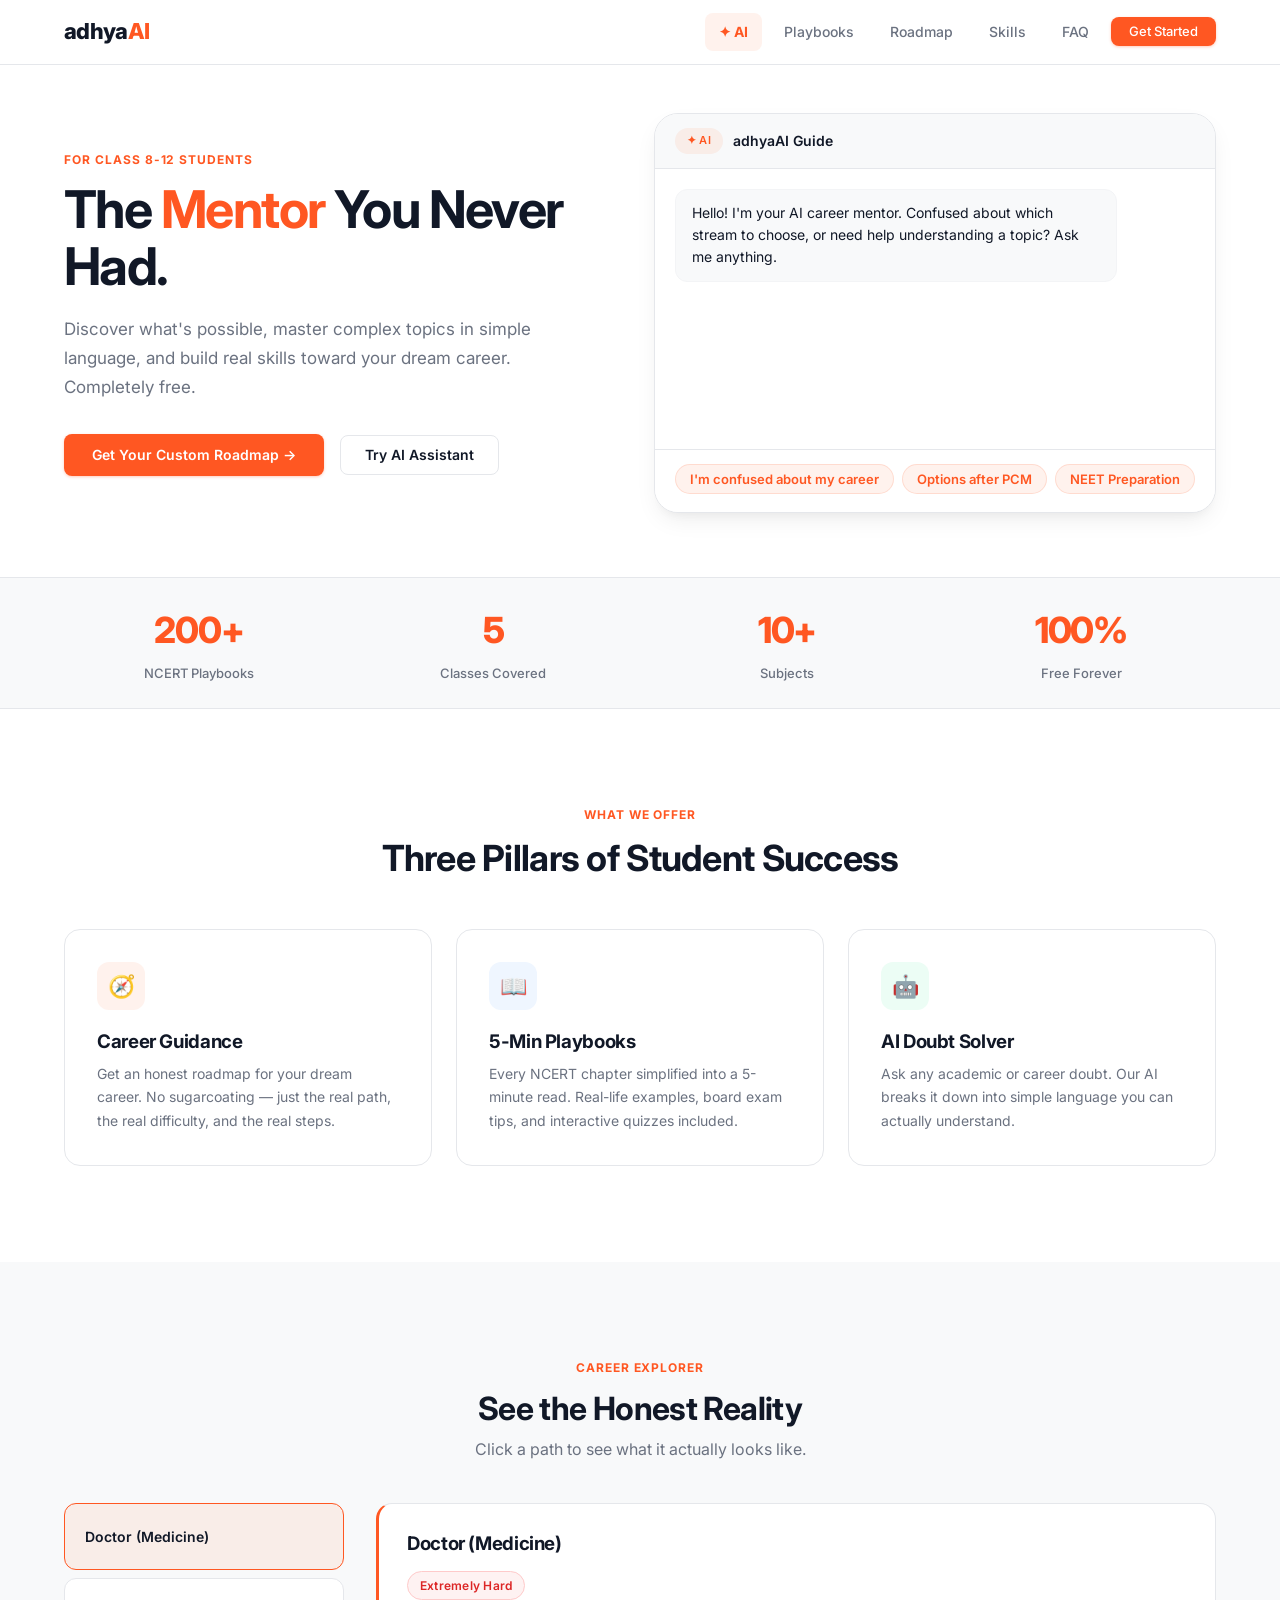
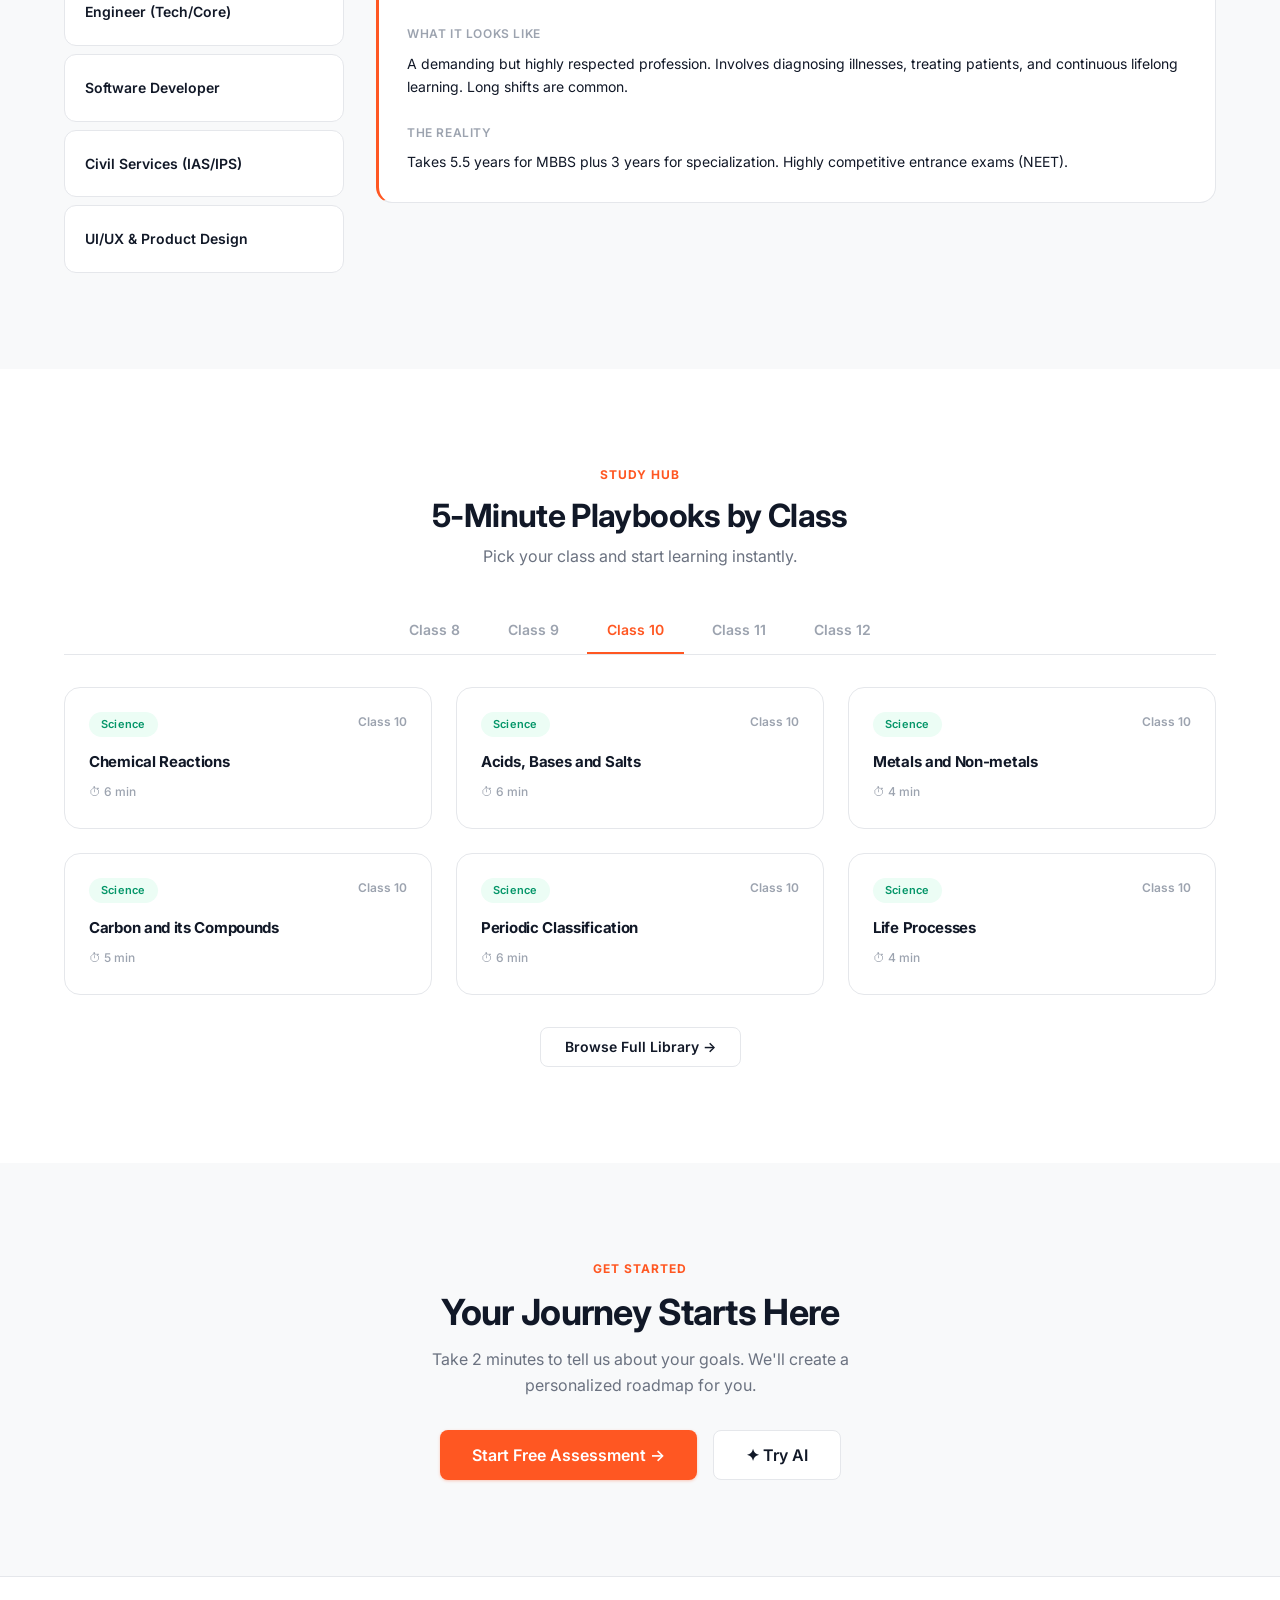
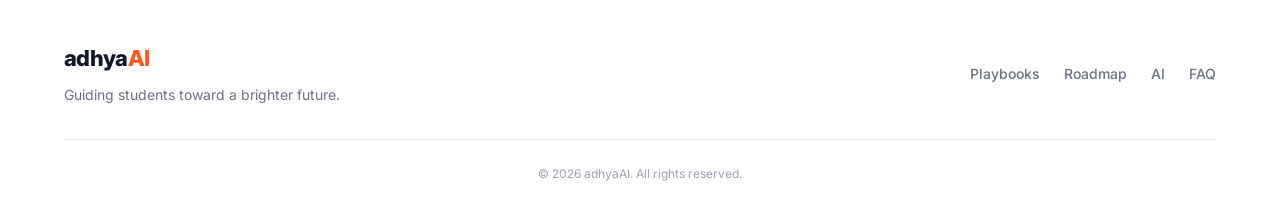
<file: index.html>
<!DOCTYPE html>
<html lang="en">
<head>
  <meta charset="UTF-8">
  <meta name="viewport" content="width=device-width, initial-scale=1.0">
  <title>adhyaAI - The Mentor You Never Had</title>
  <link rel="stylesheet" href="style.css">
  <style>
    .hero-stat {
      text-align: center;
      padding: 24px;
    }
    .hero-stat .number {
      font-size: 36px;
      font-weight: 800;
      color: var(--accent);
      letter-spacing: -0.03em;
    }
    .hero-stat .label {
      font-size: 13px;
      color: var(--text-secondary);
      font-weight: 500;
      margin-top: 4px;
    }
    .feature-card {
      padding: 32px;
      border-radius: var(--radius-lg);
      border: 1px solid var(--border);
      background: var(--bg-primary);
      transition: all 0.25s;
    }
    .feature-card:hover {
      box-shadow: var(--shadow-lg);
      transform: translateY(-3px);
    }
    .feature-icon {
      width: 48px;
      height: 48px;
      border-radius: var(--radius-md);
      display: flex;
      align-items: center;
      justify-content: center;
      font-size: 22px;
      margin-bottom: 20px;
    }
    .career-explorer-card {
      padding: 20px;
      border-radius: var(--radius-md);
      border: 1px solid var(--border);
      background: var(--bg-primary);
      cursor: pointer;
      transition: all 0.2s;
    }
    .career-explorer-card:hover {
      box-shadow: var(--shadow-md);
    }
    .career-explorer-card.active {
      border-color: var(--accent);
      background: var(--accent-soft);
    }
    .study-tab {
      padding: 10px 20px;
      font-weight: 600;
      font-size: 14px;
      color: var(--text-tertiary);
      cursor: pointer;
      border-bottom: 2px solid transparent;
      transition: all 0.2s;
    }
    .study-tab:hover { color: var(--text-secondary); }
    .study-tab.active {
      color: var(--accent);
      border-bottom-color: var(--accent);
    }
    .section-label {
      font-size: 12px;
      font-weight: 700;
      text-transform: uppercase;
      letter-spacing: 0.08em;
      color: var(--accent);
      margin-bottom: 12px;
    }
  </style>
</head>
<body>

  <main>
    <!-- Hero Section -->
    <section class="section" style="padding-top: 48px; padding-bottom: 64px;">
      <div class="container">
        <div class="grid" style="grid-template-columns: 1fr 1fr; gap: 64px; align-items: center;">
          
          <div class="stagger-container">
            <div class="section-label">For Class 8-12 Students</div>
            <h1 style="font-size: 52px; margin-bottom: 20px; letter-spacing: -0.03em; line-height: 1.1;">
              The <span class="text-accent">Mentor</span> You Never Had.
            </h1>
            <p class="text-secondary mb-4" style="font-size: 17px; max-width: 90%; line-height: 1.7;">
              Discover what's possible, master complex topics in simple language, and build real skills toward your dream career. Completely free.
            </p>
            
            <div class="flex items-center gap-2 mt-4">
              <a href="onboarding.html" class="btn btn-primary glow-effect" style="padding: 14px 28px;">Get Your Custom Roadmap →</a>
              <a href="adhyai.html" class="btn btn-secondary">Try AI Assistant</a>
            </div>
          </div>

          <div class="fade-in-up" style="animation-delay: 0.2s;">
            <div class="ai-chat-block floating" style="border-radius: var(--radius-xl);">
              <div class="ai-header">
                <span class="tag tag-accent" style="font-size: 11px;">✦ AI</span>
                adhyaAI Guide
              </div>
              
              <div class="ai-messages" id="hero-chat-messages">
                <div class="ai-message bot">
                  Hello! I'm your AI career mentor. Confused about which stream to choose, or need help understanding a topic? Ask me anything.
                </div>
              </div>

              <div class="ai-input-area">
                <div class="ai-prompts-scroll">
                  <button class="ai-prompt-btn" onclick="sendHeroPrompt('I am confused about my career path')">I'm confused about my career</button>
                  <button class="ai-prompt-btn" onclick="sendHeroPrompt('What are the best options after PCM?')">Options after PCM</button>
                  <button class="ai-prompt-btn" onclick="sendHeroPrompt('How to prepare for NEET?')">NEET Preparation</button>
                </div>
              </div>
            </div>
          </div>

        </div>
      </div>
    </section>

    <!-- Stats Bar -->
    <section style="border-top: 1px solid var(--border); border-bottom: 1px solid var(--border); background: var(--bg-secondary);">
      <div class="container">
        <div class="grid grid-4">
          <div class="hero-stat"><div class="number">200+</div><div class="label">NCERT Playbooks</div></div>
          <div class="hero-stat"><div class="number">5</div><div class="label">Classes Covered</div></div>
          <div class="hero-stat"><div class="number">10+</div><div class="label">Subjects</div></div>
          <div class="hero-stat"><div class="number">100%</div><div class="label">Free Forever</div></div>
        </div>
      </div>
    </section>

    <!-- Core Features -->
    <section class="section">
      <div class="container">
        <div class="text-center mb-6">
          <div class="section-label" style="text-align: center;">What We Offer</div>
          <h2 style="font-size: 36px;">Three Pillars of Student Success</h2>
        </div>

        <div class="grid grid-3">
          <div class="feature-card">
            <div class="feature-icon" style="background: var(--accent-soft);">🧭</div>
            <h3 style="margin-bottom: 8px;">Career Guidance</h3>
            <p class="text-secondary text-sm" style="line-height: 1.7;">Get an honest roadmap for your dream career. No sugarcoating — just the real path, the real difficulty, and the real steps.</p>
          </div>
          <div class="feature-card">
            <div class="feature-icon" style="background: #eff6ff;">📖</div>
            <h3 style="margin-bottom: 8px;">5-Min Playbooks</h3>
            <p class="text-secondary text-sm" style="line-height: 1.7;">Every NCERT chapter simplified into a 5-minute read. Real-life examples, board exam tips, and interactive quizzes included.</p>
          </div>
          <div class="feature-card">
            <div class="feature-icon" style="background: #ecfdf5;">🤖</div>
            <h3 style="margin-bottom: 8px;">AI Doubt Solver</h3>
            <p class="text-secondary text-sm" style="line-height: 1.7;">Ask any academic or career doubt. Our AI breaks it down into simple language you can actually understand.</p>
          </div>
        </div>
      </div>
    </section>

    <!-- Career Roadmap Section -->
    <section class="section" style="background: var(--bg-secondary);">
      <div class="container fade-in-up">
        <div class="text-center mb-5">
          <div class="section-label" style="text-align: center;">Career Explorer</div>
          <h2 style="font-size: 32px; margin-bottom: 8px;">See the Honest Reality</h2>
          <p class="text-secondary">Click a path to see what it actually looks like.</p>
        </div>

        <div class="grid" style="grid-template-columns: 280px 1fr; gap: 32px; align-items: start;">
          <div class="flex flex-col gap-1" id="career-list"></div>
          <div class="card" id="career-detail" style="border-left: 3px solid var(--accent);">
            <h3 class="mb-2" id="detail-title">Select a career</h3>
            <div class="tag tag-default mb-3" id="detail-diff" style="display: none;"></div>
            <div class="mb-3">
              <div class="text-xs font-semibold text-tertiary mb-1" style="text-transform: uppercase; letter-spacing: 0.05em;">What it looks like</div>
              <p class="text-sm" id="detail-looks" style="line-height: 1.7;"></p>
            </div>
            <div>
              <div class="text-xs font-semibold text-tertiary mb-1" style="text-transform: uppercase; letter-spacing: 0.05em;">The Reality</div>
              <p class="text-sm" id="detail-reality" style="line-height: 1.7;"></p>
            </div>
          </div>
        </div>
      </div>
    </section>

    <!-- Study Hub Preview -->
    <section class="section">
      <div class="container fade-in-up">
        <div class="text-center mb-5">
          <div class="section-label" style="text-align: center;">Study Hub</div>
          <h2 style="font-size: 32px; margin-bottom: 8px;">5-Minute Playbooks by Class</h2>
          <p class="text-secondary">Pick your class and start learning instantly.</p>
        </div>

        <div class="flex justify-center gap-1 mb-4" style="border-bottom: 1px solid var(--border);">
          <div class="study-tab" onclick="switchClass('8', this)">Class 8</div>
          <div class="study-tab" onclick="switchClass('9', this)">Class 9</div>
          <div class="study-tab active" onclick="switchClass('10', this)">Class 10</div>
          <div class="study-tab" onclick="switchClass('11', this)">Class 11</div>
          <div class="study-tab" onclick="switchClass('12', this)">Class 12</div>
        </div>

        <div class="grid grid-3" id="study-grid"></div>

        <div class="text-center mt-4">
          <a href="playbooks.html" class="btn btn-secondary">Browse Full Library →</a>
        </div>
      </div>
    </section>

    <!-- CTA Section -->
    <section class="section" style="background: var(--bg-secondary);">
      <div class="container text-center fade-in-up">
        <div class="section-label" style="text-align: center;">Get Started</div>
        <h2 style="font-size: 36px; margin-bottom: 12px;">Your Journey Starts Here</h2>
        <p class="text-secondary mb-4" style="max-width: 500px; margin: 0 auto 32px;">Take 2 minutes to tell us about your goals. We'll create a personalized roadmap for you.</p>
        <div class="flex justify-center gap-2">
          <a href="onboarding.html" class="btn btn-primary" style="padding: 16px 32px; font-size: 16px;">Start Free Assessment →</a>
          <a href="adhyai.html" class="btn btn-secondary" style="padding: 16px 32px; font-size: 16px;">✦ Try AI</a>
        </div>
      </div>
    </section>

  </main>

  <footer>
    <div class="container">
      <div class="flex justify-between items-center" style="flex-wrap: wrap; gap: 24px;">
        <div>
          <div class="logo" style="margin-bottom: 8px;">adhya<span>AI</span></div>
          <p class="text-secondary text-sm">Guiding students toward a brighter future.</p>
        </div>
        <div class="flex gap-3">
          <a href="playbooks.html" class="text-secondary text-sm font-medium">Playbooks</a>
          <a href="roadmap.html" class="text-secondary text-sm font-medium">Roadmap</a>
          <a href="adhyai.html" class="text-secondary text-sm font-medium">AI</a>
          <a href="doubt.html" class="text-secondary text-sm font-medium">FAQ</a>
        </div>
      </div>
      <div style="border-top: 1px solid var(--border); margin-top: 32px; padding-top: 24px;">
        <p class="text-tertiary text-xs text-center">© 2026 adhyaAI. All rights reserved.</p>
      </div>
    </div>
  </footer>

  <script src="data.js"></script>
  <script src="app.js"></script>
  <script>
    // Career Explorer
    const topCareers = ['doctor', 'engineer', 'coder', 'ias', 'designer'];
    
    function renderCareers() {
      const list = document.getElementById('career-list');
      let html = '';
      topCareers.forEach((key, index) => {
        html += `
          <div class="career-explorer-card ${index === 0 ? 'active' : ''}" onclick="selectCareerDetail('${key}', this)">
            <span style="font-weight: 600; font-size: 14px;">${CAREERS[key]}</span>
          </div>
        `;
      });
      list.innerHTML = html;
      selectCareerDetail(topCareers[0], list.firstElementChild);
    }

    function selectCareerDetail(key, element) {
      document.querySelectorAll('.career-explorer-card').forEach(c => c.classList.remove('active'));
      if(element) element.classList.add('active');

      const data = CAREER_OVERVIEWS[key];
      document.getElementById('detail-title').innerText = CAREERS[key];
      
      const diffTag = document.getElementById('detail-diff');
      diffTag.style.display = 'inline-flex';
      diffTag.innerText = data.difficulty;
      if(data.difficulty.includes('Extremely')) {
        diffTag.style.background = '#fef2f2';
        diffTag.style.color = '#dc2626';
        diffTag.style.border = '1px solid #fecaca';
      } else if(data.difficulty === 'Hard') {
        diffTag.style.background = '#fefce8';
        diffTag.style.color = '#ca8a04';
        diffTag.style.border = '1px solid #fde68a';
      } else {
        diffTag.style.background = '#ecfdf5';
        diffTag.style.color = '#059669';
        diffTag.style.border = '1px solid #a7f3d0';
      }

      document.getElementById('detail-looks').innerText = data.looks_like;
      document.getElementById('detail-reality').innerText = data.reality;
    }

    // Study Hub
    function switchClass(classNum, element) {
      document.querySelectorAll('.study-tab').forEach(t => t.classList.remove('active'));
      if (element) {
        element.classList.add('active');
      } else {
        document.querySelectorAll('.study-tab').forEach(t => {
          if (t.innerText === 'Class ' + classNum) t.classList.add('active');
        });
      }

      const filtered = PLAYBOOKS.filter(pb => pb.class === classNum).slice(0, 6); // Show max 6
      const grid = document.getElementById('study-grid');
      
      if(filtered.length === 0) {
        grid.innerHTML = `<div class="text-secondary text-center" style="grid-column: 1/-1; padding: 40px; border: 1px dashed var(--border); border-radius: var(--radius-md);">Coming soon!</div>`;
        return;
      }

      grid.innerHTML = filtered.map(pb => `
        <a href="playbook-detail.html?id=${pb.id}" class="card card-interactive" style="padding: 24px; text-decoration: none; color: inherit;">
          <div class="flex justify-between items-start mb-2">
            <span class="tag ${pb.subjectTag}" style="font-size: 11px;">${pb.subject}</span>
            <span class="text-xs text-tertiary font-semibold">Class ${pb.class}</span>
          </div>
          <h4 style="font-size: 15px; margin: 8px 0 6px;">${pb.title}</h4>
          <span class="text-xs text-tertiary font-medium">⏱ ${pb.readTime}</span>
        </a>
      `).join('');
    }

    // Hero Chat
    let isHeroTyping = false;
    function sendHeroPrompt(text) {
      if(isHeroTyping) return;
      const chatBox = document.getElementById('hero-chat-messages');
      
      const userMsg = document.createElement('div');
      userMsg.className = 'ai-message user';
      userMsg.innerText = text;
      chatBox.appendChild(userMsg);
      chatBox.scrollTop = chatBox.scrollHeight;

      const typing = document.createElement('div');
      typing.className = 'ai-message bot typing-indicator';
      typing.innerHTML = '<span></span><span></span><span></span>';
      chatBox.appendChild(typing);
      chatBox.scrollTop = chatBox.scrollHeight;
      isHeroTyping = true;

      setTimeout(() => {
        chatBox.removeChild(typing);
        const botMsg = document.createElement('div');
        botMsg.className = 'ai-message bot';
        
        if(text.includes('confused')) {
          botMsg.innerText = "It's completely normal to feel confused! The best first step is to assess your natural strengths. Are you analytical, creative, or people-oriented?";
        } else if(text.includes('PCM')) {
          botMsg.innerText = "With PCM, your top options include Engineering (CS, Mech, Civil), Architecture, Aviation, Data Science, or even pivoting to Finance.";
        } else if(text.includes('NEET')) {
          botMsg.innerText = "For NEET, Biology is your highest scoring subject (360 marks). Focus on mastering the NCERT textbook line-by-line first.";
        } else {
          botMsg.innerText = "Great question. Click 'Get Your Custom Roadmap' for a personalized plan built just for you!";
        }
        
        chatBox.appendChild(botMsg);
        chatBox.scrollTop = chatBox.scrollHeight;
        isHeroTyping = false;
      }, 1500);
    }

    // Init
    document.addEventListener('DOMContentLoaded', () => {
      renderCareers();
      switchClass('10');
    });
  </script>
</body>
</html>
</file>
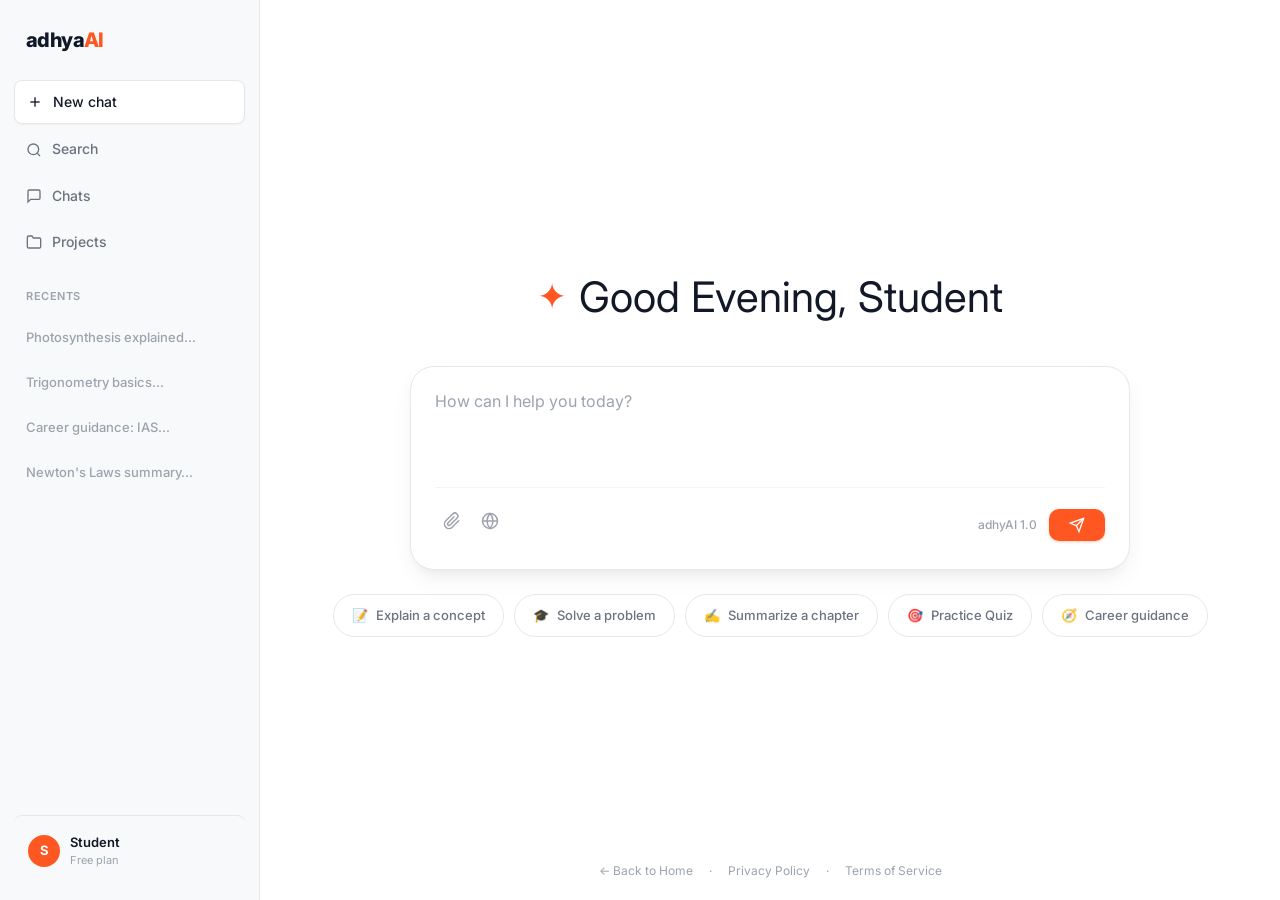
<file: adhyai.html>
<!DOCTYPE html>
<html lang="en">
<head>
  <meta charset="UTF-8">
  <meta name="viewport" content="width=device-width, initial-scale=1.0">
  <title>AI - adhyaAI</title>
  <link rel="stylesheet" href="style.css">
  <style>
    .navbar { display: none !important; }
  </style>
</head>
<body class="adhyai-page">

  <!-- Sidebar -->
  <aside class="adhyai-sidebar">
    <div class="sidebar-logo">
      <a href="index.html" class="logo" style="font-size: 20px;">adhya<span>AI</span></a>
    </div>

    <div class="sidebar-item active">
      <svg width="16" height="16" viewBox="0 0 24 24" fill="none" stroke="currentColor" stroke-width="2"><line x1="12" y1="5" x2="12" y2="19"/><line x1="5" y1="12" x2="19" y2="12"/></svg>
      New chat
    </div>
    <div class="sidebar-item">
      <svg width="16" height="16" viewBox="0 0 24 24" fill="none" stroke="currentColor" stroke-width="2"><circle cx="11" cy="11" r="8"/><line x1="21" y1="21" x2="16.65" y2="16.65"/></svg>
      Search
    </div>
    <div class="sidebar-item">
      <svg width="16" height="16" viewBox="0 0 24 24" fill="none" stroke="currentColor" stroke-width="2"><path d="M21 15a2 2 0 0 1-2 2H7l-4 4V5a2 2 0 0 1 2-2h14a2 2 0 0 1 2 2z"/></svg>
      Chats
    </div>
    <div class="sidebar-item">
      <svg width="16" height="16" viewBox="0 0 24 24" fill="none" stroke="currentColor" stroke-width="2"><path d="M22 19a2 2 0 0 1-2 2H4a2 2 0 0 1-2-2V5a2 2 0 0 1 2-2h5l2 3h9a2 2 0 0 1 2 2z"/></svg>
      Projects
    </div>

    <div class="sidebar-section-title">Recents</div>
    <div class="sidebar-item" style="font-size: 13px; color: var(--text-tertiary);">Photosynthesis explained...</div>
    <div class="sidebar-item" style="font-size: 13px; color: var(--text-tertiary);">Trigonometry basics...</div>
    <div class="sidebar-item" style="font-size: 13px; color: var(--text-tertiary);">Career guidance: IAS...</div>
    <div class="sidebar-item" style="font-size: 13px; color: var(--text-tertiary);">Newton's Laws summary...</div>

    <div class="adhyai-user-pill">
      <div class="adhyai-avatar" id="user-initial">S</div>
      <div class="flex flex-col">
        <span style="font-size: 13px; font-weight: 600; color: var(--text-primary);" id="sidebar-user-name">Student</span>
        <span style="font-size: 11px; color: var(--text-tertiary);">Free plan</span>
      </div>
    </div>
  </aside>

  <!-- Main Content -->
  <main class="adhyai-main">
    
    <div class="adhyai-hero-text">
      <span class="adhyai-spark">✦</span>
      <span id="greeting-text">Good Evening, Student</span>
    </div>

    <div class="adhyai-chat-container">
      <div class="adhyai-input-wrapper">
        <textarea class="adhyai-input" id="chat-input" placeholder="How can I help you today?" autofocus></textarea>
        
        <div class="adhyai-input-footer">
          <div class="adhyai-tools">
            <div class="adhyai-tool-btn" title="Attach file">
              <svg width="18" height="18" viewBox="0 0 24 24" fill="none" stroke="currentColor" stroke-width="2"><path d="M21.44 11.05l-9.19 9.19a6 6 0 0 1-8.49-8.49l9.19-9.19a4 4 0 0 1 5.66 5.66l-9.2 9.19a2 2 0 0 1-2.83-2.83l8.49-8.48"/></svg>
            </div>
            <div class="adhyai-tool-btn" title="Search web">
              <svg width="18" height="18" viewBox="0 0 24 24" fill="none" stroke="currentColor" stroke-width="2"><circle cx="12" cy="12" r="10"/><line x1="2" y1="12" x2="22" y2="12"/><path d="M12 2a15.3 15.3 0 0 1 4 10 15.3 15.3 0 0 1-4 10 15.3 15.3 0 0 1-4-10 15.3 15.3 0 0 1 4-10z"/></svg>
            </div>
          </div>
          
          <div style="display: flex; align-items: center; gap: 12px;">
            <span style="font-size: 12px; color: var(--text-tertiary); font-weight: 500;">adhyAI 1.0</span>
            <button class="btn btn-primary" style="padding: 8px 20px; font-size: 13px; border-radius: 10px;" id="send-btn">
              <svg width="16" height="16" viewBox="0 0 24 24" fill="none" stroke="currentColor" stroke-width="2"><line x1="22" y1="2" x2="11" y2="13"/><polygon points="22 2 15 22 11 13 2 9 22 2"/></svg>
            </button>
          </div>
        </div>
      </div>
    </div>

    <div class="adhyai-suggestions">
      <div class="suggestion-chip"><span>📝</span> Explain a concept</div>
      <div class="suggestion-chip"><span>🎓</span> Solve a problem</div>
      <div class="suggestion-chip"><span>✍️</span> Summarize a chapter</div>
      <div class="suggestion-chip"><span>🎯</span> Practice Quiz</div>
      <div class="suggestion-chip"><span>🧭</span> Career guidance</div>
    </div>

    <div class="adhyai-bottom-nav">
      <a href="index.html" style="color: var(--text-tertiary);">← Back to Home</a>
      <span>·</span>
      <span>Privacy Policy</span>
      <span>·</span>
      <span>Terms of Service</span>
    </div>

  </main>

  <script src="data.js"></script>
  <script>
    document.addEventListener('DOMContentLoaded', () => {
      // Greeting
      let name = 'Student';
      try {
        const user = JSON.parse(localStorage.getItem('adhyaai_user'));
        if (user && user.name) name = user.name;
      } catch(e) {}

      const hour = new Date().getHours();
      let greeting = "Good Morning";
      if (hour >= 12 && hour < 17) greeting = "Good Afternoon";
      if (hour >= 17) greeting = "Good Evening";

      document.getElementById('greeting-text').innerText = `${greeting}, ${name}`;
      document.getElementById('sidebar-user-name').innerText = name;
      document.getElementById('user-initial').innerText = name.charAt(0).toUpperCase();

      const input = document.getElementById('chat-input');
      const sendBtn = document.getElementById('send-btn');

      // Chat messages area (hidden initially, shown after first message)
      function handleSend() {
        const text = input.value.trim();
        if(!text) return;

        // Transform the hero into a chat view
        const main = document.querySelector('.adhyai-main');
        const hero = document.querySelector('.adhyai-hero-text');
        const suggestions = document.querySelector('.adhyai-suggestions');
        
        if(hero) hero.style.display = 'none';
        if(suggestions) suggestions.style.display = 'none';
        
        // Create chat area if not exists
        let chatArea = document.getElementById('adhyai-chat-area');
        if(!chatArea) {
          chatArea = document.createElement('div');
          chatArea.id = 'adhyai-chat-area';
          chatArea.style.cssText = 'width: 100%; max-width: 720px; flex: 1; overflow-y: auto; padding: 24px 0; display: flex; flex-direction: column; gap: 20px;';
          main.insertBefore(chatArea, document.querySelector('.adhyai-chat-container'));
        }

        // User message
        const userDiv = document.createElement('div');
        userDiv.style.cssText = 'align-self: flex-end; max-width: 75%; background: var(--accent); color: white; padding: 14px 18px; border-radius: 16px 16px 4px 16px; font-size: 15px; line-height: 1.5; animation: fadeInMsg 0.3s ease forwards;';
        userDiv.innerText = text;
        chatArea.appendChild(userDiv);

        input.value = '';
        chatArea.scrollTop = chatArea.scrollHeight;

        // Bot typing
        const typingDiv = document.createElement('div');
        typingDiv.className = 'typing-indicator';
        typingDiv.style.cssText = 'align-self: flex-start; padding: 14px 18px; background: var(--bg-secondary); border-radius: 16px 16px 16px 4px; border: 1px solid var(--border);';
        typingDiv.innerHTML = '<span></span><span></span><span></span>';
        chatArea.appendChild(typingDiv);
        chatArea.scrollTop = chatArea.scrollHeight;

        setTimeout(() => {
          chatArea.removeChild(typingDiv);
          
          const botDiv = document.createElement('div');
          botDiv.style.cssText = 'align-self: flex-start; max-width: 75%; background: var(--bg-secondary); border: 1px solid var(--border-light); color: var(--text-primary); padding: 14px 18px; border-radius: 16px 16px 16px 4px; font-size: 15px; line-height: 1.6; animation: fadeInMsg 0.3s ease forwards;';
          
          const lower = text.toLowerCase();
          if(lower.includes('neet') || lower.includes('doctor') || lower.includes('medical')) {
            botDiv.innerText = "NEET (National Eligibility cum Entrance Test) is the gateway to medical colleges in India. It tests Physics, Chemistry, and Biology from Class 11 & 12 NCERT. The key to cracking it is mastering NCERT line by line. Would you like me to create a study plan for you?";
          } else if(lower.includes('trigonometry') || lower.includes('math')) {
            botDiv.innerText = "Trigonometry is essentially about measuring triangles. The core idea: if you know one angle and one side of a right triangle, you can find everything else. Start with Sin, Cos, Tan — they're just ratios. Would you like me to walk through a specific problem?";
          } else if(lower.includes('physics') || lower.includes('newton')) {
            botDiv.innerText = "Physics is about understanding why things happen the way they do. Newton's Laws are the foundation — they explain motion, force, and reactions. Would you like a simple breakdown of any specific law?";
          } else if(lower.includes('career') || lower.includes('confused')) {
            botDiv.innerText = "It's completely normal to feel unsure about your career path. The best approach is to identify your natural strengths — are you more analytical, creative, or people-oriented? Let me help you explore some options based on your interests.";
          } else {
            botDiv.innerText = "That's a great question! Let me break this down in simple terms for you. The key concept here connects to real-world applications that you encounter every day. Would you like me to go deeper into any specific aspect?";
          }
          
          chatArea.appendChild(botDiv);
          chatArea.scrollTop = chatArea.scrollHeight;
        }, 1500);
      }

      sendBtn.addEventListener('click', handleSend);
      input.addEventListener('keypress', (e) => {
        if(e.key === 'Enter' && !e.shiftKey) {
          e.preventDefault();
          handleSend();
        }
      });

      // Suggestion chips
      document.querySelectorAll('.suggestion-chip').forEach(chip => {
        chip.addEventListener('click', () => {
          input.value = chip.innerText.substring(2).trim() + " ";
          input.focus();
        });
      });
    });
  </script>
</body>
</html>
</file>
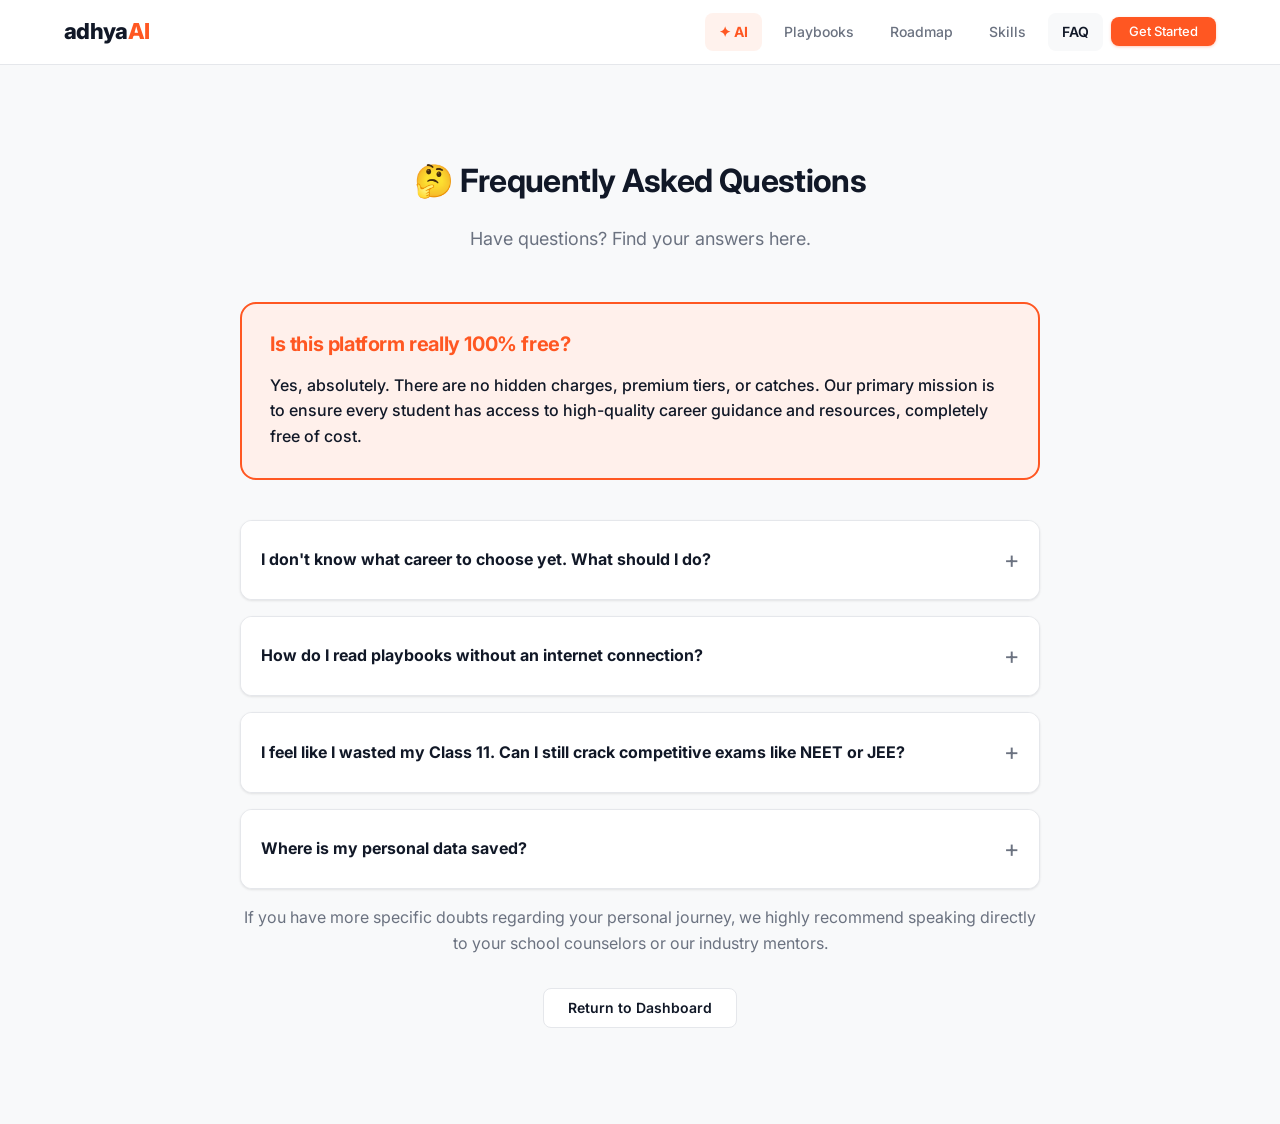
<file: doubt.html>
<!DOCTYPE html>
<html lang="en">
<head>
  <meta charset="UTF-8">
  <meta name="viewport" content="width=device-width, initial-scale=1.0">
  <title>Frequently Asked Questions - adhyaAI</title>
  <link rel="stylesheet" href="style.css">
  <style>
    .faq-item {
      border: 1px solid var(--border);
      border-radius: 12px;
      margin-bottom: 16px;
      background-color: white;
      overflow: hidden;
      box-shadow: var(--shadow-sm);
      transition: box-shadow 0.3s;
    }
    .faq-item:hover {
      box-shadow: var(--shadow-md);
      border-color: rgba(255, 87, 34, 0.3);
    }
    .faq-question {
      padding: 20px;
      font-weight: 700;
      font-size: 16px;
      cursor: pointer;
      display: flex;
      justify-content: space-between;
      align-items: center;
      background-color: white;
      color: var(--text-primary);
    }
    .faq-answer {
      padding: 0 20px;
      max-height: 0;
      overflow: hidden;
      transition: max-height 0.3s ease-out, padding 0.3s ease;
      background-color: var(--bg-secondary);
      color: var(--text-secondary);
      font-size: 15px;
      line-height: 1.6;
    }
    .faq-item.active .faq-answer {
      max-height: 500px;
      padding: 20px;
      border-top: 1px solid var(--border);
    }
    .faq-item.active .faq-icon {
      transform: rotate(45deg);
      color: var(--accent);
    }
    .faq-icon {
      transition: transform 0.3s ease;
      color: var(--text-secondary);
      font-size: 24px;
      font-weight: 400;
    }
  </style>
</head>
<body style="background-color: var(--bg-secondary);">

  <!-- Navbar is injected by app.js -->

  <main class="container section">
    <div class="fade-in-up" style="max-width: 800px; margin: 0 auto;">
      <div class="text-center mb-6">
        <h1 class="mb-3">🤔 Frequently Asked Questions</h1>
        <p class="text-secondary text-lg">Have questions? Find your answers here.</p>
      </div>

      <div class="card mb-5" style="background-color: #fff0eb; border-color: var(--accent); border-width: 2px;">
        <h3 class="mb-2 text-accent" style="font-size: 20px;">Is this platform really 100% free?</h3>
        <p style="font-weight: 500;">Yes, absolutely. There are no hidden charges, premium tiers, or catches. Our primary mission is to ensure every student has access to high-quality career guidance and resources, completely free of cost.</p>
      </div>

      <div id="faq-list" class="stagger-container">
        <!-- FAQ 1 -->
        <div class="faq-item">
          <div class="faq-question" onclick="toggleFaq(this)">
            <span>I don't know what career to choose yet. What should I do?</span>
            <span class="faq-icon">+</span>
          </div>
          <div class="faq-answer">
            That is completely normal! Many students are unsure. During onboarding, select the "I need help exploring options" career path. We will provide you with a specialized roadmap focused on self-discovery, aptitude testing, and exploring various fields before you have to commit.
          </div>
        </div>

        <!-- FAQ 2 -->
        <div class="faq-item">
          <div class="faq-question" onclick="toggleFaq(this)">
            <span>How do I read playbooks without an internet connection?</span>
            <span class="faq-icon">+</span>
          </div>
          <div class="faq-answer">
            When you have an active internet connection, open the playbook you want to study. Click the "Save for Offline Reading" button at the top right. Once saved, the playbook is stored locally on your device and can be accessed anytime, even without a network connection.
          </div>
        </div>

        <!-- FAQ 3 -->
        <div class="faq-item">
          <div class="faq-question" onclick="toggleFaq(this)">
            <span>I feel like I wasted my Class 11. Can I still crack competitive exams like NEET or JEE?</span>
            <span class="faq-icon">+</span>
          </div>
          <div class="faq-answer">
            Yes, you absolutely can. Many successful candidates begin their serious preparation in Class 12. Follow your personalized roadmap closely. Focus on strengthening the foundational Class 11 concepts required for Class 12, and dedicate the rest of your energy to mastering the current syllabus.
          </div>
        </div>

        <!-- FAQ 4 -->
        <div class="faq-item">
          <div class="faq-question" onclick="toggleFaq(this)">
            <span>Where is my personal data saved?</span>
            <span class="faq-icon">+</span>
          </div>
          <div class="faq-answer">
            Your privacy is our priority. All your data, including your profile, progress, and saved playbooks, is stored entirely locally on your own device using 'localStorage'. We do not use external databases or servers, meaning your information never leaves your phone or computer.
          </div>
        </div>
      </div>

      <div class="mt-5 text-center">
        <p class="text-secondary mb-4">If you have more specific doubts regarding your personal journey, we highly recommend speaking directly to your school counselors or our industry mentors.</p>
        <a href="roadmap.html" class="btn btn-secondary">Return to Dashboard</a>
      </div>

    </div>
  </main>

  <script src="app.js"></script>
  <script>
    function toggleFaq(element) {
      const parent = element.parentElement;
      // Close all others
      document.querySelectorAll('.faq-item').forEach(item => {
        if (item !== parent) item.classList.remove('active');
      });
      // Toggle current
      parent.classList.toggle('active');
    }
    
    document.addEventListener('DOMContentLoaded', () => {
      setTimeout(() => {
        document.getElementById('faq-list').classList.add('visible');
      }, 100);
    });
  </script>
</body>
</html>
</file>
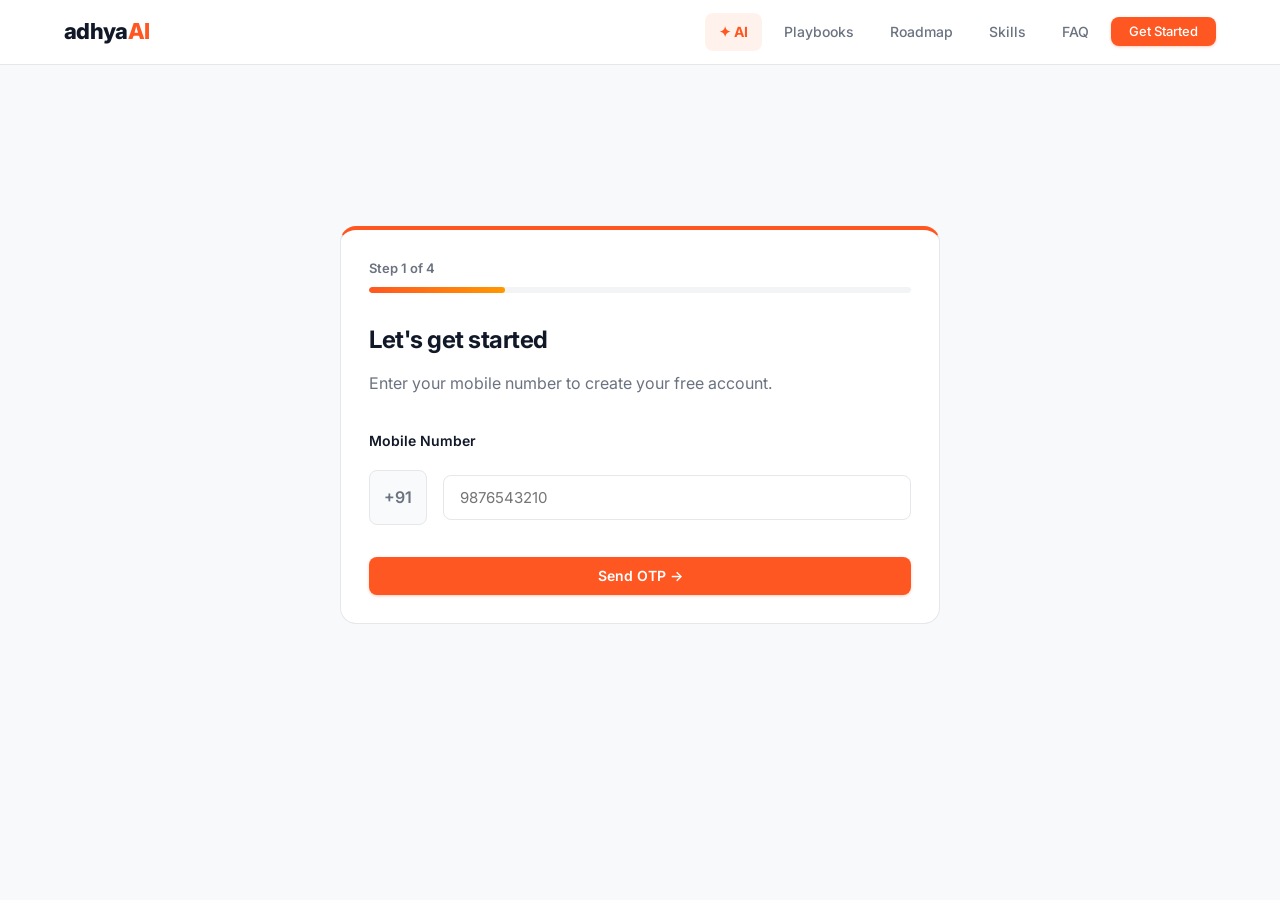
<file: onboarding.html>
<!DOCTYPE html>
<html lang="en">
<head>
  <meta charset="UTF-8">
  <meta name="viewport" content="width=device-width, initial-scale=1.0">
  <title>Onboarding - adhyaAI</title>
  <link rel="stylesheet" href="style.css">
  <style>
    .otp-input {
      width: 50px;
      height: 60px;
      font-size: 24px;
      text-align: center;
      font-weight: 700;
      border: 1px solid var(--border);
      border-radius: 8px;
    }
    .otp-input:focus {
      border-color: var(--accent);
      box-shadow: 0 0 0 3px rgba(255, 87, 34, 0.1);
    }
  </style>
</head>
<body style="background-color: var(--bg-secondary);">

  <!-- Navbar is injected by app.js -->

  <main class="container" style="min-height: 80vh; display: flex; align-items: center; justify-content: center; padding-bottom: 40px;">
    <div class="card fade-in-up" style="width: 100%; max-width: 600px; margin-top: 40px; border-top: 4px solid var(--accent);" id="onboarding-container">
      
      <!-- Progress Bar -->
      <div class="flex justify-between text-secondary mb-1" style="font-size: 13px; font-weight: 600;">
        <span id="step-indicator">Step 1 of 4</span>
      </div>
      <div class="progress-container mb-4">
        <div class="progress-bar" id="progress-bar" style="width: 25%;"></div>
      </div>

      <!-- Step 1: Mobile Number -->
      <div id="step-1" class="step-content">
        <h2 class="mb-2">Let's get started</h2>
        <p class="text-secondary mb-4">Enter your mobile number to create your free account.</p>
        <div class="mb-4">
          <label for="mobile">Mobile Number</label>
          <div class="flex items-center gap-2 mt-2">
            <span style="padding: 14px; background: #f9fafb; border: 1px solid var(--border); border-radius: 8px; font-weight: 600; color: var(--text-secondary);">+91</span>
            <input type="tel" id="mobile" placeholder="9876543210" pattern="[0-9]{10}" style="margin-top: 0; flex: 1;" required>
          </div>
        </div>
        <button class="btn btn-primary" style="width: 100%;" onclick="sendOTP()">Send OTP →</button>
      </div>

      <!-- Step 2: OTP Verification -->
      <div id="step-2" class="step-content hidden">
        <h2 class="mb-2">Verify your number</h2>
        <p class="text-secondary mb-4">We've sent a 4-digit code to <span id="display-number" class="font-bold"></span>. <br><span class="text-success text-sm">(For MVP: Any 4 digits will work)</span></p>
        
        <div class="flex justify-center gap-3 mb-4">
          <input type="text" class="otp-input" maxlength="1" onkeyup="moveToNext(this, 'otp2')">
          <input type="text" class="otp-input" id="otp2" maxlength="1" onkeyup="moveToNext(this, 'otp3')">
          <input type="text" class="otp-input" id="otp3" maxlength="1" onkeyup="moveToNext(this, 'otp4')">
          <input type="text" class="otp-input" id="otp4" maxlength="1">
        </div>
        
        <button class="btn btn-primary mb-3" style="width: 100%;" onclick="verifyOTP()">Verify & Continue →</button>
        <button class="btn btn-secondary" style="width: 100%;" onclick="nextStep(1, false)">← Back</button>
      </div>

      <!-- Step 3: Basic Info -->
      <div id="step-3" class="step-content hidden">
        <h2 class="mb-3">Basic Information</h2>
        <div class="mb-3">
          <label for="name">Full Name</label>
          <input type="text" id="name" placeholder="E.g. Rahul Sharma" required>
        </div>
        <div class="mb-3">
          <label for="class">Current Class</label>
          <select id="class" required>
            <option value="" disabled selected>Select your class...</option>
            <option value="8">Class 8</option>
            <option value="9">Class 9</option>
            <option value="10">Class 10</option>
            <option value="11-science">Class 11 (Science)</option>
            <option value="11-commerce">Class 11 (Commerce)</option>
            <option value="11-arts">Class 11 (Arts)</option>
            <option value="12-science">Class 12 (Science)</option>
            <option value="12-commerce">Class 12 (Commerce)</option>
            <option value="12-arts">Class 12 (Arts)</option>
            <option value="pre-college">Pre-college / Passed 12th</option>
          </select>
        </div>
        <div class="mb-4">
          <label for="medium">Language Medium</label>
          <select id="medium" required>
            <option value="english">English Medium</option>
            <option value="regional">Regional Language / Hindi</option>
          </select>
        </div>
        <button class="btn btn-primary" style="width: 100%;" onclick="saveBasicInfo()">Continue →</button>
      </div>

      <!-- Step 4: Career Picker / AI Goal Mapper -->
      <div id="step-4" class="step-content hidden">
        <h2 class="mb-2">What's your dream?</h2>
        <p class="text-secondary mb-4">Select an option or type it out in your own words, and our AI will map it to a career path.</p>
        
        <!-- AI Free Text Option -->
        <div class="mb-4 p-4" style="background: rgba(255, 87, 34, 0.05); border: 1px solid rgba(255, 87, 34, 0.2); border-radius: 8px;">
          <label for="custom-career" class="text-accent flex items-center gap-2 mb-2"><span style="font-size: 20px;">✨</span> Describe your interest</label>
          <textarea id="custom-career" rows="2" placeholder="E.g. I want to build apps and hack things..."></textarea>
          <button class="btn btn-primary mt-2" style="width: 100%; padding: 8px;" onclick="mapCustomCareer()">Let AI Decide</button>
        </div>

        <div class="text-center text-secondary mb-4 text-sm font-bold">OR CHOOSE FROM LIST</div>

        <div class="grid grid-2 mb-4" id="career-grid">
          <!-- Populated via JS -->
        </div>
      </div>

      <!-- Step 5: Final Setup -->
      <div id="step-5" class="step-content hidden text-center">
        <div style="font-size: 64px; margin-bottom: 16px;" class="floating">✨</div>
        <h2 class="mb-3" id="welcome-msg">Processing your profile...</h2>
        <p class="text-secondary mb-4">Our AI is generating your personalized career roadmap.</p>
        
        <div class="progress-container mb-4" style="height: 12px; border-radius: 6px;">
          <div class="progress-bar" id="generation-bar" style="width: 0%; transition: width 2s ease-in-out;"></div>
        </div>

        <button id="view-roadmap-btn" class="btn btn-primary hidden fade-in-up" style="width: 100%;" onclick="finishOnboarding()">View My Roadmap →</button>
      </div>

    </div>
  </main>

  <script src="data.js"></script>
  <script src="app.js"></script>
  <script>
    let userData = {
      mobile: "",
      name: "",
      class: "",
      medium: "",
      career: "",
      onboarding_complete: false
    };

    function populateCareers() {
      const grid = document.getElementById('career-grid');
      let html = '';
      for (const [key, value] of Object.entries(CAREERS)) {
        html += `<button class="btn btn-secondary text-left" style="padding: 12px; font-size: 14px; font-weight: 600;" onclick="selectCareer('${key}')">${value}</button>`;
      }
      grid.innerHTML = html;
    }

    function sendOTP() {
      const mobile = document.getElementById('mobile').value;
      if (mobile.length < 10) {
        alert("Please enter a valid 10-digit mobile number.");
        return;
      }
      userData.mobile = mobile;
      document.getElementById('display-number').innerText = "+91 " + mobile;
      nextStep(2, true);
    }

    function moveToNext(current, nextFieldID) {
      if (current.value.length >= current.maxLength) {
        if(nextFieldID) document.getElementById(nextFieldID).focus();
      }
    }

    function verifyOTP() {
      // In MVP simulation, any input works
      nextStep(3, true);
    }

    function saveBasicInfo() {
      const name = document.getElementById('name').value;
      const cls = document.getElementById('class').value;
      const medium = document.getElementById('medium').value;
      
      if(!name || !cls) {
        alert("Please provide your name and class.");
        return;
      }
      
      userData.name = name;
      userData.class = cls;
      userData.medium = medium;
      nextStep(4, true);
    }

    function selectCareer(careerKey) {
      userData.career = careerKey;
      nextStep(5, true);
      simulateGeneration();
    }

    function mapCustomCareer() {
      const text = document.getElementById('custom-career').value.toLowerCase();
      if(!text) {
        alert("Please type something to let AI analyze.");
        return;
      }

      let matchedCareer = "default";
      
      // Simple Keyword matching AI simulation
      for (const [careerKey, keywords] of Object.entries(AI_KEYWORDS)) {
        if (keywords.some(word => text.includes(word))) {
          matchedCareer = careerKey;
          break;
        }
      }

      userData.career = matchedCareer;
      
      // Feedback to user
      alert(`AI Analyzed: Based on your input, we mapped you to the '${CAREERS[matchedCareer]}' roadmap.`);
      
      nextStep(5, true);
      simulateGeneration();
    }

    function simulateGeneration() {
      setTimeout(() => {
        document.getElementById('generation-bar').style.width = '100%';
        setTimeout(() => {
          document.getElementById('welcome-msg').innerText = `Roadmap Ready, ${userData.name}!`;
          document.getElementById('view-roadmap-btn').classList.remove('hidden');
          document.getElementById('view-roadmap-btn').classList.add('visible');
        }, 2000);
      }, 100);
    }

    function finishOnboarding() {
      userData.onboarding_complete = true;
      userData.joined_date = new Date().toISOString().split('T')[0];
      App.saveUser(userData);
      window.location.href = 'roadmap.html';
    }

    function nextStep(step, updateProgress) {
      document.querySelectorAll('.step-content').forEach(el => {
        el.classList.add('hidden');
        el.style.opacity = 0;
      });
      
      const target = document.getElementById(`step-${step}`);
      target.classList.remove('hidden');
      setTimeout(() => { target.style.opacity = 1; }, 50);
      
      if(updateProgress) {
        // We have 4 main actual steps for progress bar
        let progressStep = step > 4 ? 4 : step;
        document.getElementById('step-indicator').innerText = `Step ${progressStep} of 4`;
        document.getElementById('progress-bar').style.width = `${progressStep * 25}%`;
      }
    }

    document.addEventListener('DOMContentLoaded', () => {
      populateCareers();
    });
  </script>
</body>
</html>
</file>
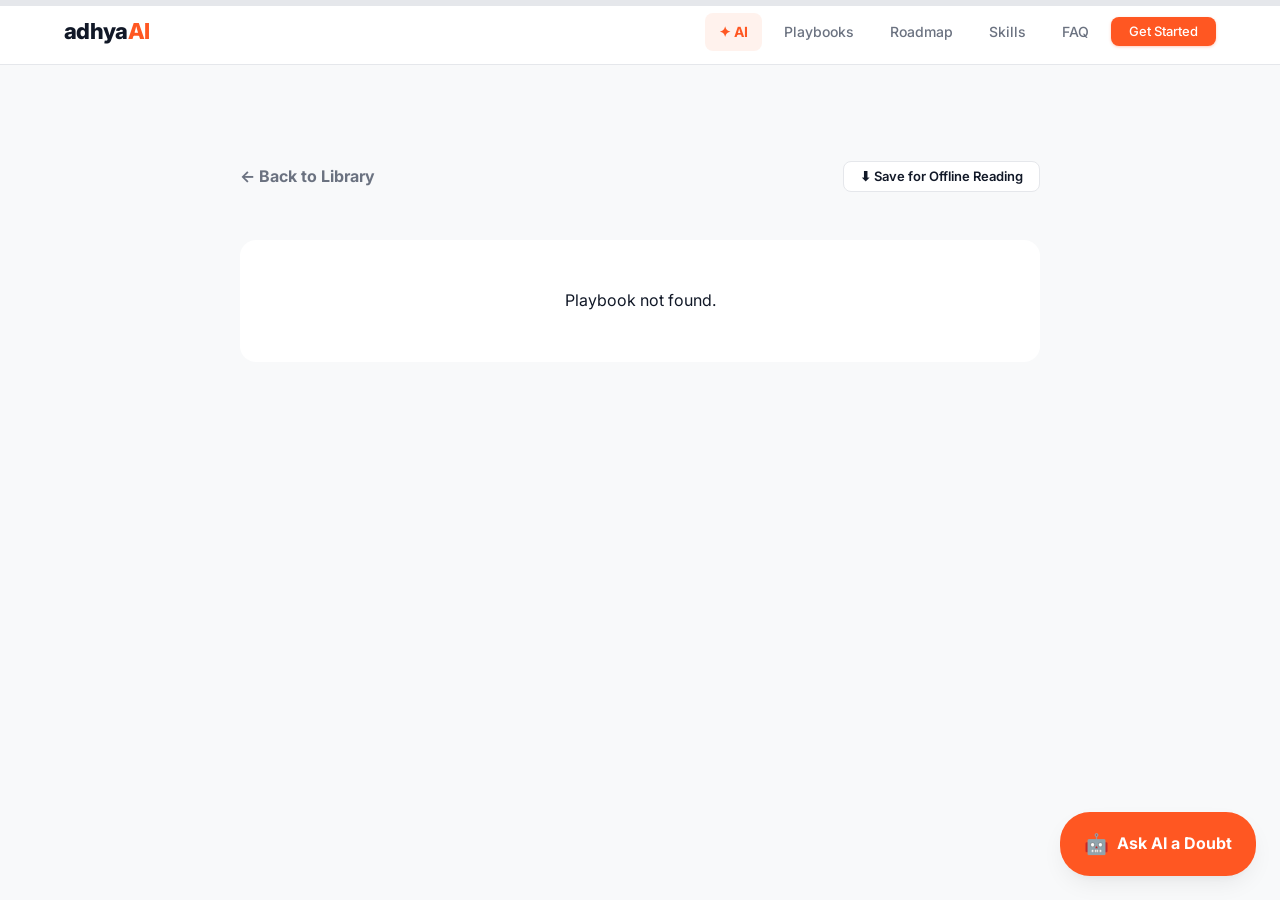
<file: playbook-detail.html>
<!DOCTYPE html>
<html lang="en">
<head>
  <meta charset="UTF-8">
  <meta name="viewport" content="width=device-width, initial-scale=1.0">
  <title>Playbook Reader - adhyaAI</title>
  <link rel="stylesheet" href="style.css">
  <style>
    .pb-section {
      margin-bottom: 48px;
      padding-bottom: 32px;
      border-bottom: 1px solid var(--border);
    }
    .pb-section:last-child {
      border-bottom: none;
      margin-bottom: 0;
      padding-bottom: 0;
    }
    .mcq-option {
      padding: 16px;
      border: 1px solid var(--border);
      border-radius: 12px;
      margin-bottom: 12px;
      cursor: pointer;
      transition: all 0.2s;
      font-weight: 600;
      background-color: var(--bg-secondary);
    }
    .mcq-option:hover {
      border-color: var(--accent);
      background-color: white;
    }
    .mcq-option.correct {
      background-color: #ecfdf5;
      border-color: var(--success);
      color: #065f46;
    }
    .mcq-option.wrong {
      background-color: #fef2f2;
      border-color: #ef4444;
      color: #991b1b;
    }
    .playbook-content-wrapper {
      padding: 48px;
    }
    @media (max-width: 768px) {
      .playbook-content-wrapper { padding: 24px; }
    }
    
    /* AI Doubt Chat Panel */
    .ai-doubt-btn {
      position: fixed;
      bottom: 24px;
      right: 24px;
      background-color: var(--accent);
      color: white;
      padding: 16px 24px;
      border-radius: 30px;
      font-weight: 700;
      box-shadow: var(--shadow-lg);
      cursor: pointer;
      z-index: 1000;
      display: flex;
      align-items: center;
      gap: 8px;
      transition: transform 0.2s;
    }
    .ai-doubt-btn:hover { transform: scale(1.05); }
    
    .ai-chat-panel {
      position: fixed;
      bottom: 90px;
      right: 24px;
      width: 360px;
      height: 500px;
      background: white;
      border-radius: 16px;
      box-shadow: 0 10px 40px rgba(0,0,0,0.2);
      z-index: 1000;
      display: flex;
      flex-direction: column;
      transform: translateY(20px);
      opacity: 0;
      pointer-events: none;
      transition: all 0.3s cubic-bezier(0.4, 0, 0.2, 1);
    }
    .ai-chat-panel.active {
      transform: translateY(0);
      opacity: 1;
      pointer-events: all;
    }
    @media (max-width: 400px) {
      .ai-chat-panel { width: calc(100% - 48px); }
    }
  </style>
</head>
<body style="background-color: var(--bg-secondary);">

  <!-- Progress fixed top -->
  <div style="position: fixed; top: 0; left: 0; width: 100%; height: 6px; z-index: 200; background: var(--border);">
    <div id="scroll-progress" style="height: 100%; width: 0%; background-color: var(--accent); border-radius: 0 4px 4px 0;"></div>
  </div>

  <main class="container section">
    <div class="fade-in-up" style="max-width: 800px; margin: 0 auto;">
      
      <div class="flex justify-between items-center mb-6">
        <a href="playbooks.html" class="font-bold text-secondary hover:text-accent transition">← Back to Library</a>
        <button class="btn btn-secondary" style="padding: 8px 16px; font-size: 13px;" onclick="downloadOffline()">⬇ Save for Offline Reading</button>
      </div>

      <div id="playbook-header" class="mb-6 text-center">
        <!-- JS -->
      </div>

      <div class="card playbook-content-wrapper" id="playbook-content" style="border: none;">
        <!-- JS -->
      </div>
      
      <div id="completion-state" class="mt-6 text-center hidden fade-in-up">
        <div class="card" style="background-color: #ecfdf5; border-color: var(--success); border-width: 2px;">
          <div style="font-size: 48px; margin-bottom: 16px;">🎉</div>
          <h3 class="text-success mb-2" style="font-size: 24px;">Congratulations!</h3>
          <p class="mb-4 font-bold" style="color: #065f46;">You have successfully mastered this playbook concept.</p>
          <div>
            <a href="playbooks.html" class="btn btn-primary">Explore More Playbooks</a>
          </div>
        </div>
      </div>

    </div>
  </main>

  <!-- AI Doubt Floating Interface -->
  <div class="ai-doubt-btn" onclick="toggleChat()">
    <span style="font-size: 20px;">🤖</span> Ask AI a Doubt
  </div>

  <div class="ai-chat-panel" id="ai-chat-panel">
    <div class="ai-header" style="justify-content: space-between;">
      <div class="flex items-center gap-2">
        <span style="font-size: 18px;">🤖</span> Topic Q&A
      </div>
      <button style="background: none; border: none; color: white; cursor: pointer; font-size: 20px;" onclick="toggleChat()">×</button>
    </div>
    
    <div class="ai-messages" id="chat-messages" style="flex: 1; border-bottom: 1px solid var(--border);">
      <div class="ai-message bot">
        Hi! Have a doubt about this topic? Ask me anything and I'll explain it in simple terms.
      </div>
    </div>

    <div class="ai-input-area" style="flex-direction: column;">
      <div class="flex gap-2 w-full">
        <input type="text" id="chat-input" placeholder="Type your doubt here..." style="margin: 0; flex: 1; font-size: 14px; padding: 10px;" onkeypress="if(event.key === 'Enter') sendDoubt()">
        <button class="btn btn-primary" style="padding: 10px 16px;" onclick="sendDoubt()">Send</button>
      </div>
    </div>
  </div>

  <script src="data.js"></script>
  <script src="app.js"></script>
  <script>
    let currentPb = null;
    let questionsAnswered = 0;

    function getParam(param) {
      const urlParams = new URLSearchParams(window.location.search);
      return urlParams.get(param);
    }

    document.addEventListener('DOMContentLoaded', () => {
      const pbId = getParam('id');
      if (!pbId) {
        document.getElementById('playbook-content').innerHTML = "<div class='text-center'>Playbook not found.</div>";
        return;
      }

      currentPb = PLAYBOOKS.find(p => p.id === pbId);
      
      // Check offline storage if not found in data
      if (!currentPb) {
        const offlineData = JSON.parse(localStorage.getItem('adhyaai_offline') || "{}");
        currentPb = offlineData[pbId];
      }

      if (!currentPb) {
        document.getElementById('playbook-content').innerHTML = "<div class='text-center'>Playbook not found.</div>";
        return;
      }

      // Record as read
      const progress = App.getProgress();
      if (!progress.playbooks_read.includes(pbId)) {
        progress.playbooks_read.push(pbId);
        App.saveProgress(progress);
      }

      renderPlaybook(currentPb);
      
      // Scroll progress
      window.addEventListener('scroll', () => {
        const winScroll = document.body.scrollTop || document.documentElement.scrollTop;
        const height = document.documentElement.scrollHeight - document.documentElement.clientHeight;
        const scrolled = (winScroll / height) * 100;
        document.getElementById('scroll-progress').style.width = scrolled + "%";
      });
    });

    function renderPlaybook(pb) {
      // Header
      document.getElementById('playbook-header').innerHTML = `
        <div class="flex items-center justify-center gap-3 mb-4">
          <span class="tag ${pb.subjectTag}">${pb.subject}</span>
          <span class="text-secondary font-bold" style="font-size: 14px;">Class ${pb.class}</span>
          <span class="text-secondary font-bold" style="font-size: 14px;">• ~${pb.readTime}</span>
        </div>
        <h1 style="font-size: 48px; letter-spacing: -1px;">${pb.title}</h1>
      `;

      // Content
      let contentHTML = `
        <div class="pb-section">
          <h2 class="mb-3 text-accent flex items-center gap-2"><span style="font-size: 24px;">🧠</span> Simple Explanation</h2>
          <p style="font-size: 18px; line-height: 1.8; color: var(--text-primary); font-weight: 500;">${pb.content.seedhaSamjho}</p>
        </div>
        
        <div class="pb-section">
          <h2 class="mb-3 flex items-center gap-2"><span style="font-size: 24px;">📚</span> Formal Definition</h2>
          <div style="background-color: var(--bg-secondary); border-left: 4px solid var(--accent); padding: 20px; border-radius: 0 8px 8px 0;">
            <p style="font-style: italic; font-size: 16px; color: var(--text-secondary);">${pb.content.formal}</p>
          </div>
        </div>

        <div class="pb-section">
          <h2 class="mb-3 flex items-center gap-2"><span style="font-size: 24px;">🌍</span> Real World Application</h2>
          <p style="font-size: 16px; line-height: 1.7;">${pb.content.realLife}</p>
        </div>

        <div class="pb-section">
          <h2 class="mb-3 flex items-center gap-2"><span style="font-size: 24px;">💡</span> Practical Example</h2>
          <div class="card" style="background-color: #fffaf9; border-color: rgba(255, 87, 34, 0.2); box-shadow: none;">
            <p style="font-size: 16px; line-height: 1.7; font-weight: 600;">${pb.content.example}</p>
          </div>
        </div>

        <div class="pb-section">
          <h2 class="mb-3 flex items-center gap-2"><span style="font-size: 24px;">📝</span> Board Exam Patterns</h2>
          <p class="mb-4" style="font-size: 16px;">${pb.content.boardExam}</p>
          <h4 class="mb-3">Previous Year Questions:</h4>
          <ul style="list-style-type: none; padding-left: 0;">
            ${pb.content.pyq.map(q => `
              <li class="mb-2" style="background: var(--bg-secondary); padding: 12px 16px; border-radius: 8px; border: 1px solid var(--border); font-size: 15px;">
                ${q}
              </li>
            `).join('')}
          </ul>
        </div>

        <div class="pb-section">
          <h2 class="mb-3 flex items-center gap-2"><span style="font-size: 24px;">✅</span> Knowledge Check</h2>
          <p class="text-secondary mb-4">Test your understanding of this topic. Tap the correct answer below.</p>
          <div id="mcq-container">
      `;

      pb.content.quickCheck.forEach((qObj, index) => {
        contentHTML += `
          <div class="mb-5">
            <p style="font-weight: 700; font-size: 16px;" class="mb-3">Q${index + 1}. ${qObj.q}</p>
            <div>
              ${qObj.options.map((opt, optIdx) => `
                <div class="mcq-option" onclick="checkAnswer(this, ${index}, ${optIdx}, ${qObj.ans})">
                  ${opt}
                </div>
              `).join('')}
            </div>
          </div>
        `;
      });

      contentHTML += `</div></div>`;
      document.getElementById('playbook-content').innerHTML = contentHTML;

      // Check if already completed
      const progress = App.getProgress();
      if (progress.playbooks_completed.includes(pb.id)) {
        document.getElementById('completion-state').classList.remove('hidden');
      }
    }

    function checkAnswer(element, qIndex, selectedIdx, correctIdx) {
      if (element.parentElement.querySelector('.correct')) return;

      const options = element.parentElement.querySelectorAll('.mcq-option');
      
      if (selectedIdx === correctIdx) {
        element.classList.add('correct');
        element.innerHTML += ' <span style="float: right;">✔️ Correct</span>';
        questionsAnswered++;
        
        if (questionsAnswered === currentPb.content.quickCheck.length) {
          const progress = App.getProgress();
          if (!progress.playbooks_completed.includes(currentPb.id)) {
            progress.playbooks_completed.push(currentPb.id);
            App.saveProgress(progress);
          }
          document.getElementById('completion-state').classList.remove('hidden');
          
          setTimeout(() => {
            document.getElementById('completion-state').scrollIntoView({ behavior: 'smooth' });
          }, 500);
        }
      } else {
        element.classList.add('wrong');
        element.innerHTML += ' <span style="float: right;">❌ Incorrect</span>';
      }
    }

    function downloadOffline() {
      if (!currentPb) return;
      const offlineData = JSON.parse(localStorage.getItem('adhyaai_offline') || "{}");
      offlineData[currentPb.id] = currentPb;
      localStorage.setItem('adhyaai_offline', JSON.stringify(offlineData));
      alert('Playbook successfully saved for offline reading!');
    }

    // AI Chat Logic
    let isTyping = false;
    function toggleChat() {
      document.getElementById('ai-chat-panel').classList.toggle('active');
    }

    function sendDoubt() {
      if(isTyping) return;
      const input = document.getElementById('chat-input');
      const text = input.value.trim();
      if(!text) return;

      const chatBox = document.getElementById('chat-messages');
      
      // User Message
      const userMsg = document.createElement('div');
      userMsg.className = 'ai-message user';
      userMsg.innerText = text;
      chatBox.appendChild(userMsg);
      
      input.value = '';
      chatBox.scrollTop = chatBox.scrollHeight;

      // Typing Indicator
      const typing = document.createElement('div');
      typing.className = 'ai-message bot typing-indicator';
      typing.innerHTML = '<span></span><span></span><span></span>';
      chatBox.appendChild(typing);
      chatBox.scrollTop = chatBox.scrollHeight;
      
      isTyping = true;

      // Simulate AI processing and response
      setTimeout(() => {
        chatBox.removeChild(typing);
        const botMsg = document.createElement('div');
        botMsg.className = 'ai-message bot';
        
        const lowerText = text.toLowerCase();
        
        if(currentPb.id.includes('photosynthesis')) {
          if(lowerText.includes('equation') || lowerText.includes('formula')) {
            botMsg.innerText = "The equation is: 6CO2 + 6H2O + Light Energy → C6H12O6 + 6O2. Simply put: Carbon dioxide + Water + Sunlight makes Glucose + Oxygen!";
          } else {
            botMsg.innerText = "Photosynthesis literally means 'putting together with light'. Plants are just tiny solar-powered food factories. Does that clear it up, or should I explain another part?";
          }
        } else if(currentPb.id.includes('motion')) {
          if(lowerText.includes('first law') || lowerText.includes('inertia')) {
            botMsg.innerText = "Think of inertia as 'laziness'. An object wants to keep doing whatever it's already doing. If it's resting, it wants to stay resting. If it's moving, it wants to keep moving!";
          } else {
            botMsg.innerText = "Newton's laws basically explain why things move or stop. The core idea is that forces (pushes or pulls) cause changes in motion. Which specific law is confusing you?";
          }
        } else {
          botMsg.innerText = "That's a great question about " + currentPb.title + "! I can help you break it down further. What specifically is confusing you?";
        }
        
        chatBox.appendChild(botMsg);
        chatBox.scrollTop = chatBox.scrollHeight;
        isTyping = false;
      }, 1500);
    }
  </script>
</body>
</html>
</file>
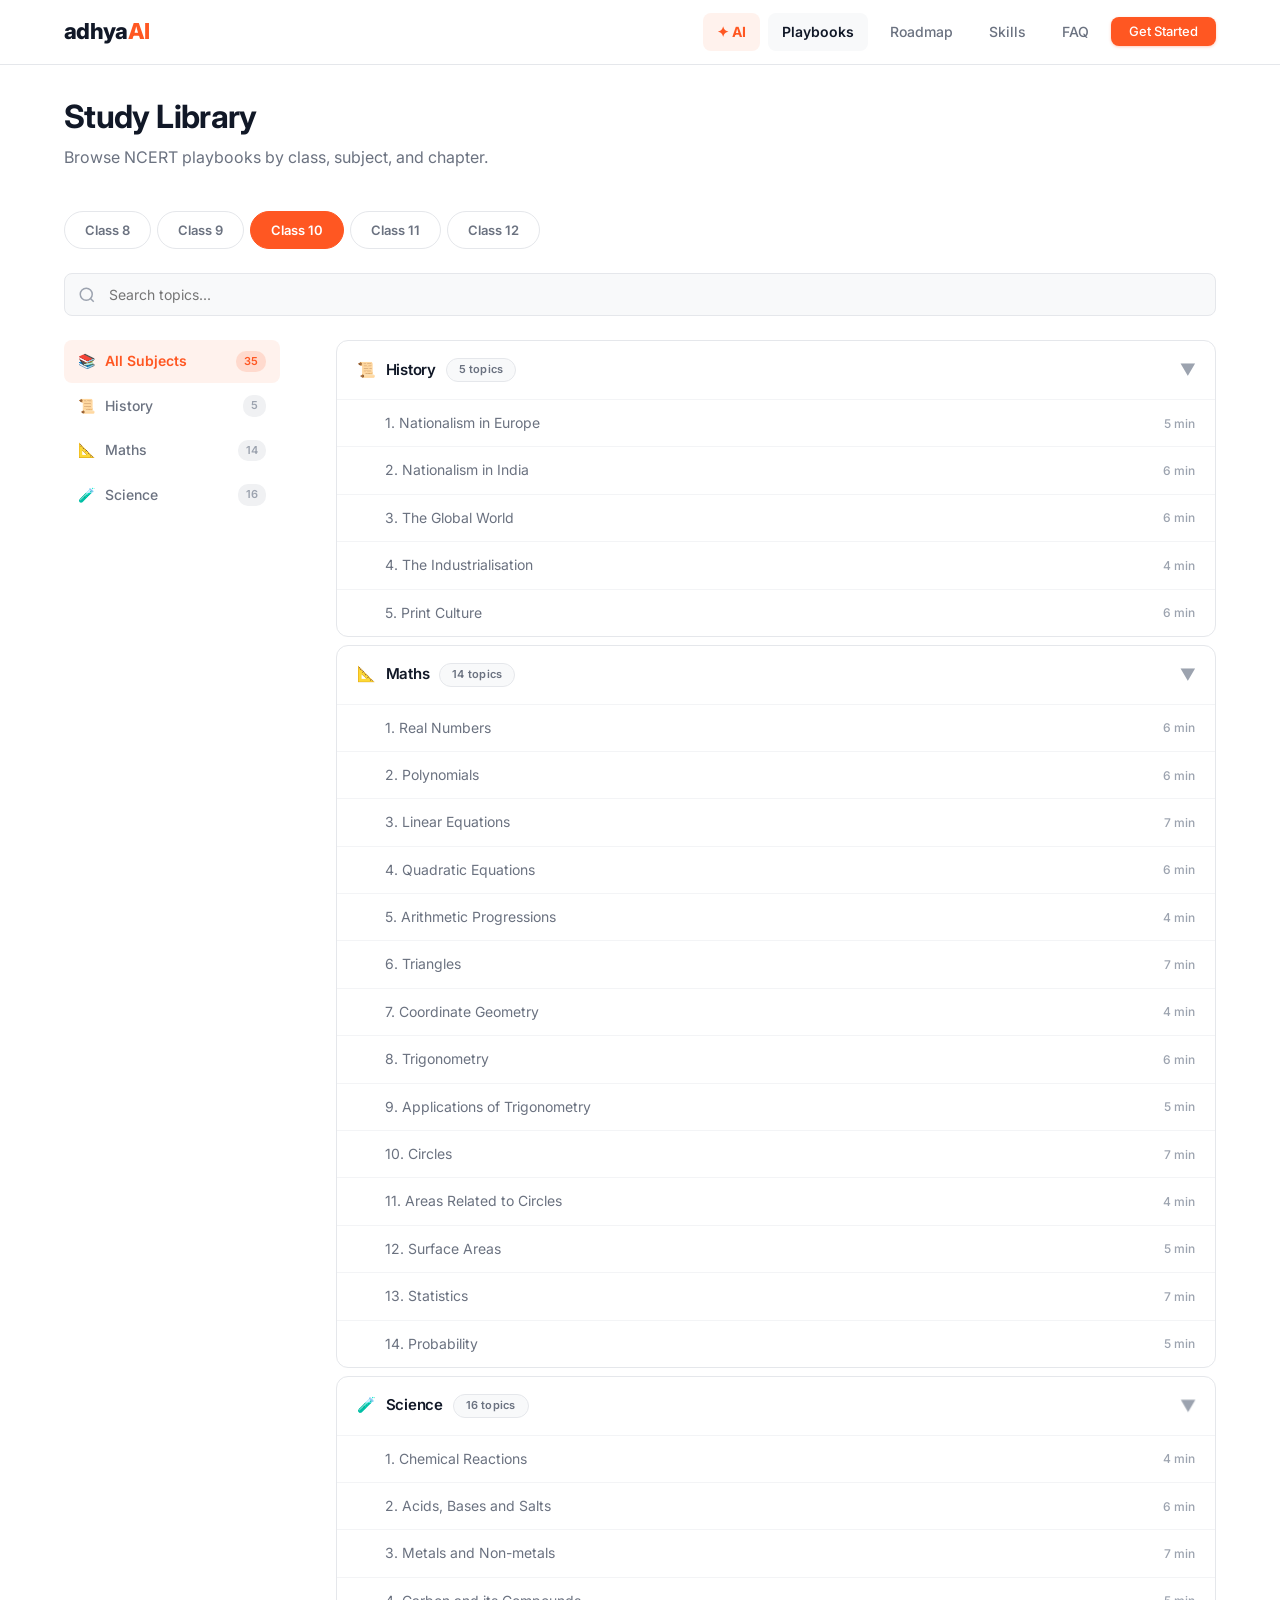
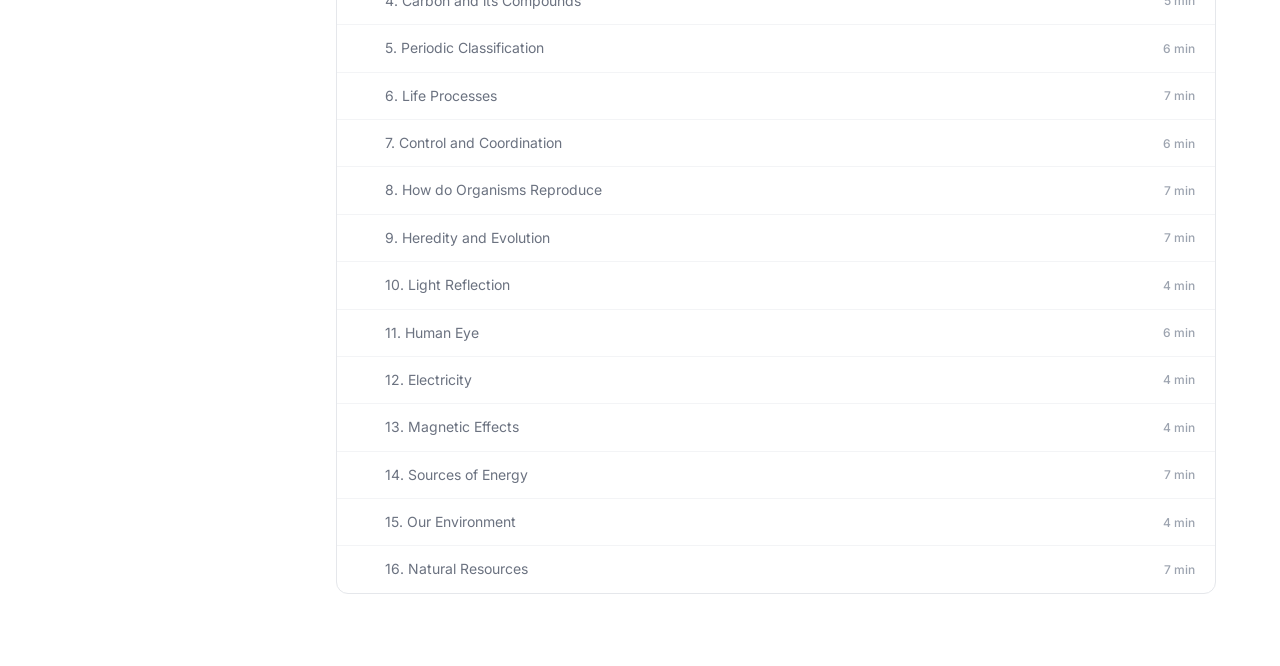
<file: playbooks.html>
<!DOCTYPE html>
<html lang="en">
<head>
  <meta charset="UTF-8">
  <meta name="viewport" content="width=device-width, initial-scale=1.0">
  <title>Study Library - adhyaAI</title>
  <link rel="stylesheet" href="style.css">
  <style>
    .library-sidebar {
      position: sticky;
      top: 80px;
      max-height: calc(100vh - 100px);
      overflow-y: auto;
      padding-right: 24px;
    }
    .subject-nav-item {
      display: flex;
      align-items: center;
      gap: 10px;
      padding: 10px 14px;
      border-radius: var(--radius-sm);
      cursor: pointer;
      font-size: 14px;
      font-weight: 500;
      color: var(--text-secondary);
      transition: all 0.15s;
      margin-bottom: 2px;
    }
    .subject-nav-item:hover {
      background: var(--bg-secondary);
      color: var(--text-primary);
    }
    .subject-nav-item.active {
      background: var(--accent-soft);
      color: var(--accent);
      font-weight: 600;
    }
    .subject-nav-item .count {
      margin-left: auto;
      font-size: 11px;
      background: var(--bg-tertiary);
      padding: 2px 8px;
      border-radius: 10px;
      color: var(--text-tertiary);
      font-weight: 600;
    }
    .subject-nav-item.active .count {
      background: rgba(255, 87, 34, 0.15);
      color: var(--accent);
    }
    .chapter-group {
      margin-bottom: 8px;
    }
    .chapter-card {
      background: var(--bg-primary);
      border: 1px solid var(--border);
      border-radius: var(--radius-md);
      overflow: hidden;
      transition: all 0.2s;
    }
    .chapter-card:hover {
      box-shadow: var(--shadow-sm);
    }
    .chapter-header {
      display: flex;
      align-items: center;
      justify-content: space-between;
      padding: 16px 20px;
      cursor: pointer;
      transition: background 0.15s;
    }
    .chapter-header:hover {
      background: var(--bg-secondary);
    }
    .chapter-header h4 {
      font-size: 15px;
      font-weight: 600;
      display: flex;
      align-items: center;
      gap: 10px;
    }
    .chapter-header .arrow {
      transition: transform 0.2s;
      color: var(--text-tertiary);
    }
    .chapter-header.open .arrow {
      transform: rotate(90deg);
    }
    .chapter-content {
      display: none;
      border-top: 1px solid var(--border-light);
    }
    .chapter-content.open {
      display: block;
    }
    .playbook-link {
      display: flex;
      align-items: center;
      justify-content: space-between;
      padding: 12px 20px 12px 48px;
      font-size: 14px;
      color: var(--text-secondary);
      transition: all 0.15s;
      text-decoration: none;
      border-bottom: 1px solid var(--border-light);
    }
    .playbook-link:last-child {
      border-bottom: none;
    }
    .playbook-link:hover {
      background: var(--accent-soft);
      color: var(--accent);
    }
    .playbook-link .meta {
      font-size: 12px;
      color: var(--text-tertiary);
      font-weight: 500;
    }
    .class-selector {
      display: flex;
      gap: 6px;
      margin-bottom: 24px;
    }
    .class-pill {
      padding: 8px 20px;
      border-radius: 20px;
      border: 1px solid var(--border);
      font-size: 13px;
      font-weight: 600;
      cursor: pointer;
      transition: all 0.15s;
      background: var(--bg-primary);
      color: var(--text-secondary);
    }
    .class-pill:hover {
      border-color: var(--text-secondary);
    }
    .class-pill.active {
      background: var(--accent);
      color: white;
      border-color: var(--accent);
    }
    .search-bar {
      position: relative;
      margin-bottom: 24px;
    }
    .search-bar input {
      padding-left: 44px;
      margin: 0;
      background: var(--bg-secondary);
      border: 1px solid var(--border);
      font-size: 14px;
    }
    .search-bar input:focus {
      background: var(--bg-primary);
    }
    .search-bar svg {
      position: absolute;
      left: 14px;
      top: 50%;
      transform: translateY(-50%);
      color: var(--text-tertiary);
    }
    .empty-state {
      text-align: center;
      padding: 60px 24px;
      color: var(--text-tertiary);
    }
    .empty-state svg {
      margin-bottom: 16px;
      color: var(--border);
    }
  </style>
</head>
<body>

  <main class="container" style="padding-top: 32px; padding-bottom: 64px;">
    <div class="fade-in-up">
      
      <!-- Page Header -->
      <div class="mb-5">
        <h1 style="font-size: 32px; margin-bottom: 8px;">Study Library</h1>
        <p class="text-secondary">Browse NCERT playbooks by class, subject, and chapter.</p>
      </div>

      <!-- Class Selector Pills -->
      <div class="class-selector" id="class-selector">
        <div class="class-pill" onclick="selectClass('8', this)">Class 8</div>
        <div class="class-pill" onclick="selectClass('9', this)">Class 9</div>
        <div class="class-pill active" onclick="selectClass('10', this)">Class 10</div>
        <div class="class-pill" onclick="selectClass('11', this)">Class 11</div>
        <div class="class-pill" onclick="selectClass('12', this)">Class 12</div>
      </div>

      <!-- Search -->
      <div class="search-bar">
        <svg width="18" height="18" viewBox="0 0 24 24" fill="none" stroke="currentColor" stroke-width="2"><circle cx="11" cy="11" r="8"/><line x1="21" y1="21" x2="16.65" y2="16.65"/></svg>
        <input type="text" id="search-input" placeholder="Search topics...">
      </div>

      <!-- Main Layout: Sidebar + Content -->
      <div class="grid" style="grid-template-columns: 240px 1fr; gap: 32px; align-items: start;">
        
        <!-- Subject Sidebar -->
        <div class="library-sidebar" id="subject-sidebar">
          <!-- JS -->
        </div>

        <!-- Chapter/Playbook Content -->
        <div id="library-content">
          <!-- JS -->
        </div>

      </div>
    </div>
  </main>

  <script src="data.js"></script>
  <script src="app.js"></script>
  <script>
    let currentClass = '10';
    let currentSubject = null;
    let searchTerm = '';

    const iconMap = {
      'Science': '🧪', 'Physics': '⚛️', 'Chemistry': '⚗️',
      'Biology': '🧬', 'Maths': '📐', 'History': '📜',
      'Geography': '🌍', 'Economics': '📈'
    };

    function getSubjectsForClass(cls) {
      const subjects = {};
      PLAYBOOKS.filter(pb => pb.class === cls).forEach(pb => {
        if (!subjects[pb.subject]) subjects[pb.subject] = 0;
        subjects[pb.subject]++;
      });
      return subjects;
    }

    function selectClass(cls, el) {
      currentClass = cls;
      currentSubject = null;
      document.querySelectorAll('.class-pill').forEach(p => p.classList.remove('active'));
      if(el) el.classList.add('active');
      renderSidebar();
      renderContent();
    }

    function selectSubject(subject, el) {
      currentSubject = subject;
      document.querySelectorAll('.subject-nav-item').forEach(s => s.classList.remove('active'));
      if(el) el.classList.add('active');
      renderContent();
    }

    function renderSidebar() {
      const subjects = getSubjectsForClass(currentClass);
      const sidebar = document.getElementById('subject-sidebar');
      
      // "All" option
      let html = `<div class="subject-nav-item ${!currentSubject ? 'active' : ''}" onclick="selectSubject(null, this)">
        <span>📚</span> All Subjects
        <span class="count">${PLAYBOOKS.filter(pb => pb.class === currentClass).length}</span>
      </div>`;

      Object.keys(subjects).sort().forEach(subject => {
        html += `<div class="subject-nav-item ${currentSubject === subject ? 'active' : ''}" onclick="selectSubject('${subject}', this)">
          <span>${iconMap[subject] || '📖'}</span> ${subject}
          <span class="count">${subjects[subject]}</span>
        </div>`;
      });

      sidebar.innerHTML = html;
    }

    function renderContent() {
      const container = document.getElementById('library-content');
      
      let filtered = PLAYBOOKS.filter(pb => {
        const matchClass = pb.class === currentClass;
        const matchSubject = !currentSubject || pb.subject === currentSubject;
        const matchSearch = !searchTerm || pb.title.toLowerCase().includes(searchTerm);
        return matchClass && matchSubject && matchSearch;
      });

      if (filtered.length === 0) {
        container.innerHTML = `
          <div class="empty-state">
            <svg width="48" height="48" viewBox="0 0 24 24" fill="none" stroke="currentColor" stroke-width="1.5"><circle cx="11" cy="11" r="8"/><line x1="21" y1="21" x2="16.65" y2="16.65"/></svg>
            <h3 style="color: var(--text-secondary); margin-bottom: 4px;">No playbooks found</h3>
            <p class="text-tertiary text-sm">Try changing the class or subject filter.</p>
          </div>
        `;
        return;
      }

      // Group by subject
      const grouped = {};
      filtered.forEach(pb => {
        if (!grouped[pb.subject]) grouped[pb.subject] = [];
        grouped[pb.subject].push(pb);
      });

      let html = '';
      Object.keys(grouped).sort().forEach(subject => {
        html += `
          <div class="chapter-group">
            <div class="chapter-card">
              <div class="chapter-header open" onclick="toggleChapter(this)">
                <h4>
                  <span>${iconMap[subject] || '📖'}</span>
                  ${subject}
                  <span class="tag tag-default" style="font-size: 11px;">${grouped[subject].length} topics</span>
                </h4>
                <span class="arrow">▶</span>
              </div>
              <div class="chapter-content open">
                ${grouped[subject].map((pb, i) => `
                  <a href="playbook-detail.html?id=${pb.id}" class="playbook-link">
                    <span>${i + 1}. ${pb.title}</span>
                    <span class="meta">${pb.readTime}</span>
                  </a>
                `).join('')}
              </div>
            </div>
          </div>
        `;
      });

      container.innerHTML = html;
    }

    function toggleChapter(header) {
      header.classList.toggle('open');
      const content = header.nextElementSibling;
      content.classList.toggle('open');
    }

    // Search
    document.getElementById('search-input').addEventListener('input', (e) => {
      searchTerm = e.target.value.toLowerCase();
      renderContent();
    });

    // Init
    document.addEventListener('DOMContentLoaded', () => {
      renderSidebar();
      renderContent();
    });
  </script>
</body>
</html>
</file>
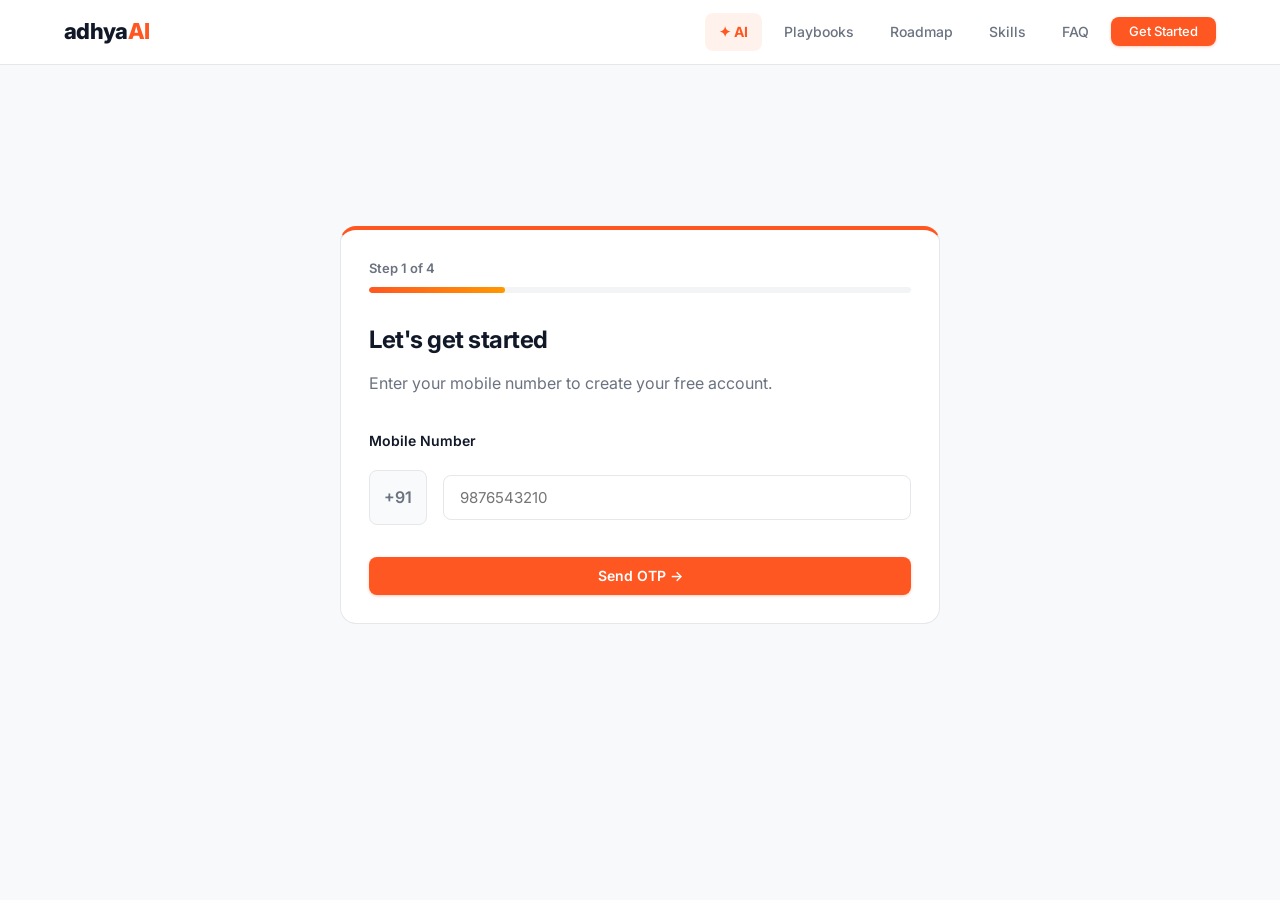
<file: roadmap.html>
<!DOCTYPE html>
<html lang="en">
<head>
  <meta charset="UTF-8">
  <meta name="viewport" content="width=device-width, initial-scale=1.0">
  <title>Roadmap - adhyaAI</title>
  <link rel="stylesheet" href="style.css">
  <style>
    .timeline {
      position: relative;
      margin: 40px 0;
      padding-left: 30px;
      border-left: 3px solid var(--border);
    }
    .timeline-item {
      position: relative;
      margin-bottom: 32px;
      padding: 24px;
      background: white;
      border: 1px solid var(--border);
      border-radius: 12px;
      box-shadow: var(--shadow-sm);
      transition: transform 0.3s, box-shadow 0.3s;
    }
    .timeline-item:hover {
      transform: translateX(4px);
      box-shadow: var(--shadow-md);
      border-color: rgba(255, 87, 34, 0.3);
    }
    .timeline-dot {
      position: absolute;
      left: -65px;
      top: 24px;
      width: 24px;
      height: 24px;
      border-radius: 50%;
      background-color: var(--accent);
      border: 4px solid var(--bg-primary);
      box-shadow: 0 0 0 4px rgba(255, 87, 34, 0.1);
    }
  </style>
</head>
<body>

  <!-- Navbar is injected by app.js -->

  <main class="container section">
    <div class="fade-in-up">
      <div class="flex justify-between items-center mb-4" style="flex-wrap: wrap; gap: 16px;">
        <h1 id="roadmap-title">🧭 Career Roadmap</h1>
        <button class="btn btn-secondary" onclick="shareRoadmap()">
          <span style="color: #25D366; margin-right: 8px;">WhatsApp</span> Share Plan
        </button>
      </div>

      <!-- NEW: Career Overview Section -->
      <div class="card mb-5" style="border-left: 4px solid var(--accent);">
        <h2 class="mb-3 text-accent" style="font-size: 20px;">The Honest Truth About This Career</h2>
        <div class="grid grid-2" style="gap: 32px;">
          <div>
            <h4 class="mb-2 text-secondary" style="font-size: 14px; text-transform: uppercase;">What it actually looks like</h4>
            <p id="career-looks-like" style="font-size: 15px; line-height: 1.6;"></p>
          </div>
          <div>
            <h4 class="mb-2 text-secondary" style="font-size: 14px; text-transform: uppercase;">The Reality & Difficulty</h4>
            <p id="career-reality" style="font-size: 15px; line-height: 1.6;"></p>
            <div class="mt-2">
              <span class="tag" id="career-difficulty" style="font-size: 12px;"></span>
            </div>
          </div>
        </div>
      </div>

      <div class="grid" style="grid-template-columns: 2fr 1fr; gap: 40px;">
        <!-- Left Col: Timeline -->
        <div>
          <div class="card" style="background-color: var(--bg-secondary); border: none;">
            <h2 class="mb-2">Your Journey Timeline</h2>
            <p class="text-secondary mb-4">Step-by-step guidance curated for your specific goal.</p>
            <div id="timeline-container" class="timeline">
              <!-- Rendered via JS -->
            </div>
          </div>
        </div>

        <!-- Right Col: Suggestions -->
        <div>
          <div class="card mb-4">
            <h3 class="mb-3">Curated Playbooks</h3>
            <div id="recommended-playbooks" class="flex flex-col gap-3">
              <!-- JS -->
            </div>
            <a href="playbooks.html" class="text-accent mt-3" style="display: inline-block; font-weight: 700;">View All Playbooks →</a>
          </div>

          <div class="card">
            <h3 class="mb-3">Essential Skills</h3>
            <div id="recommended-skills" class="flex flex-col gap-3">
              <!-- JS -->
            </div>
            <a href="skill-builder.html" class="text-accent mt-3" style="display: inline-block; font-weight: 700;">Go to Skill Builder →</a>
          </div>
        </div>
      </div>
    </div>
  </main>

  <script src="data.js"></script>
  <script src="app.js"></script>
  <script>
    document.addEventListener('DOMContentLoaded', () => {
      const user = App.getUser();
      if (!user) {
        window.location.href = 'onboarding.html';
        return;
      }

      const careerName = CAREERS[user.career] || CAREERS['default'];
      document.getElementById('roadmap-title').innerText = `🧭 ${user.name}'s Roadmap — ${careerName}`;

      // Set Career Overview
      const overview = CAREER_OVERVIEWS[user.career] || CAREER_OVERVIEWS['default'];
      document.getElementById('career-looks-like').innerText = overview.looks_like;
      document.getElementById('career-reality').innerText = overview.reality;
      
      const diffTag = document.getElementById('career-difficulty');
      diffTag.innerText = `Difficulty: ${overview.difficulty}`;
      if(overview.difficulty.includes('Extremely')) {
        diffTag.style.backgroundColor = '#fef2f2';
        diffTag.style.color = '#dc2626';
        diffTag.style.borderColor = '#fca5a5';
      }

      // Get roadmap data
      let roadmapKey = `${user.career}-${user.class}`;
      let roadmapData = ROADMAPS[roadmapKey];
      
      // Fallbacks
      if (!roadmapData && user.class.includes('science')) roadmapData = ROADMAPS[`${user.career}-11-science`];
      if (!roadmapData) roadmapData = ROADMAPS[`${user.career}-10`];
      if (!roadmapData) roadmapData = ROADMAPS['default'];

      // Render timeline
      const timelineContainer = document.getElementById('timeline-container');
      let timelineHTML = '';
      roadmapData.phases.forEach((phase, index) => {
        timelineHTML += `
          <div class="timeline-item">
            <div class="timeline-dot" style="${index === 0 ? 'background-color: var(--success); box-shadow: 0 0 0 4px rgba(16, 185, 129, 0.1);' : ''}"></div>
            <div class="flex justify-between items-start mb-2">
              <h4 style="font-size: 18px;">${phase.title}</h4>
              <span class="tag" style="font-size: 11px; padding: 4px 10px; background-color: var(--bg-secondary); color: var(--text-secondary); border: 1px solid var(--border);">${phase.difficulty}</span>
            </div>
            <p class="text-secondary mb-3" style="font-size: 15px;">${phase.desc}</p>
            <div style="background-color: #fff0eb; border-left: 3px solid var(--accent); padding: 12px 16px; border-radius: 0 8px 8px 0;">
              <span style="font-weight: 700; color: var(--accent); font-size: 13px; text-transform: uppercase; letter-spacing: 0.5px;">Action Step</span><br>
              <span style="font-size: 14px; font-weight: 500;">${phase.action}</span>
            </div>
          </div>
        `;
      });
      timelineContainer.innerHTML = timelineHTML;

      // Recommended Playbooks
      const playbooksContainer = document.getElementById('recommended-playbooks');
      let playbooksHTML = '';
      PLAYBOOKS.slice(0, 2).forEach(pb => {
        playbooksHTML += `
          <a href="playbook-detail.html?id=${pb.id}" style="padding: 16px; border: 1px solid var(--border); border-radius: 8px; transition: border-color 0.2s; display: block;">
            <div class="font-bold mb-1" style="color: var(--text-primary);">${pb.title}</div>
            <div class="tag ${pb.subjectTag}" style="font-size: 11px; padding: 2px 8px;">${pb.subject} - Class ${pb.class}</div>
          </a>
        `;
      });
      playbooksContainer.innerHTML = playbooksHTML;

      // Recommended Skills
      const skillsContainer = document.getElementById('recommended-skills');
      let skillsData = SKILLS[user.career] || SKILLS['default'];
      let skillsHTML = '';
      skillsData.slice(0, 2).forEach(skill => {
        skillsHTML += `
          <div style="padding: 16px; border: 1px solid var(--border); border-radius: 8px;">
            <div class="font-bold mb-1" style="font-size: 15px;">${skill.name}</div>
            <div class="text-secondary" style="font-size: 13px;">${skill.time}</div>
          </div>
        `;
      });
      skillsContainer.innerHTML = skillsHTML;
    });

    function shareRoadmap() {
      const user = App.getUser();
      const text = `Hey! I just created my personalized career roadmap for ${CAREERS[user.career]} on adhyaAI. It's an excellent free platform for student guidance. Check it out!`;
      const encoded = encodeURIComponent(text);
      window.open(`https://wa.me/?text=${encoded}`, '_blank');
    }
  </script>
</body>
</html>
</file>
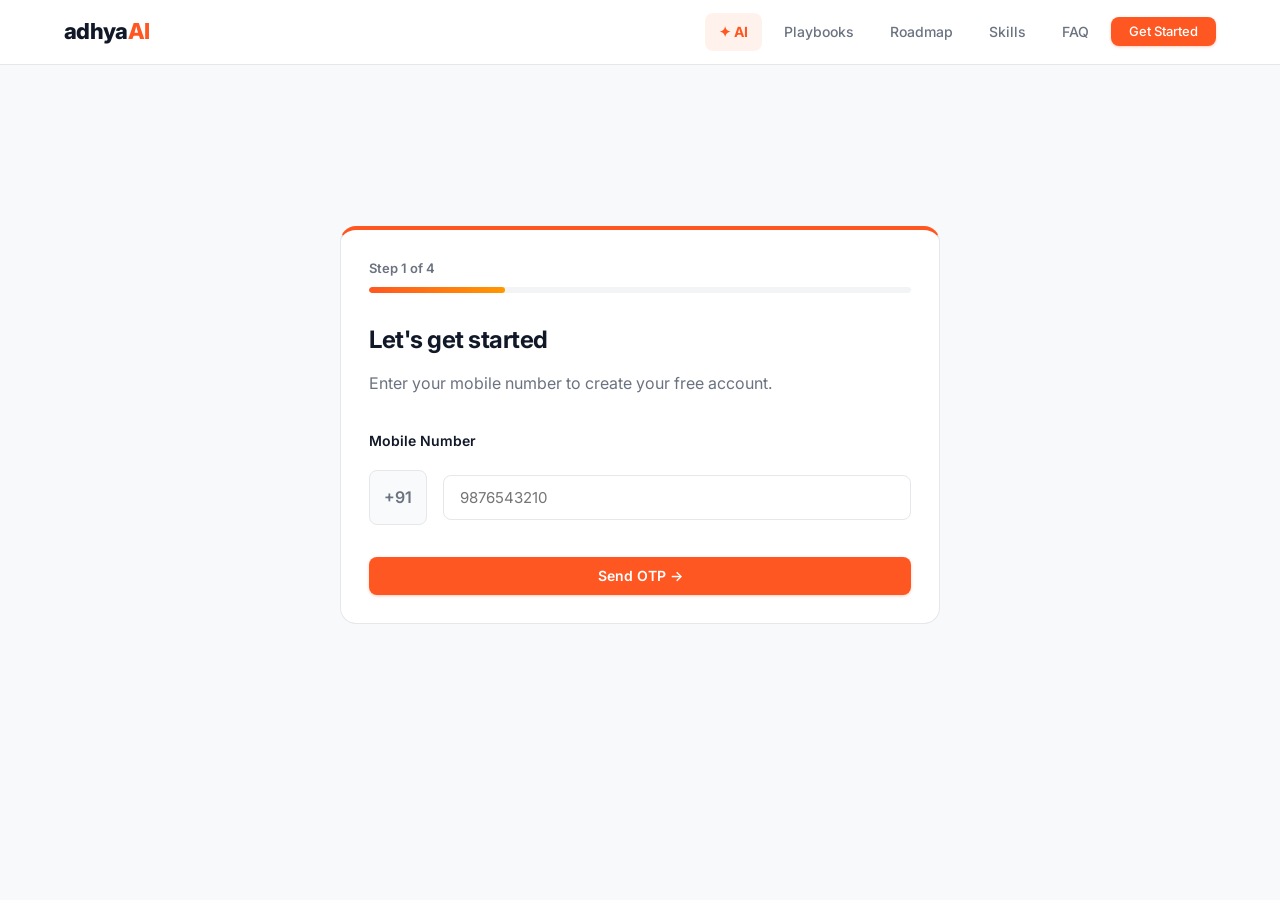
<file: skill-builder.html>
<!DOCTYPE html>
<html lang="en">
<head>
  <meta charset="UTF-8">
  <meta name="viewport" content="width=device-width, initial-scale=1.0">
  <title>Skill Builder - adhyaAI</title>
  <link rel="stylesheet" href="style.css">
</head>
<body>

  <main class="container section">
    <div class="fade-in-up">
      <h1 class="mb-2">🛠️ Skill Builder</h1>
      <p class="text-secondary mb-4" id="skill-subtitle" style="font-size: 18px;">Your roadmap is set. Now it's time to build the required skills.</p>

      <div class="grid" style="grid-template-columns: 2fr 1fr; gap: 40px;">
        
        <!-- Left: Skills & Resources -->
        <div>
          <h2 class="mb-3">Essential Skills & Resources</h2>
          <div id="skills-list" class="flex flex-col gap-4 stagger-container">
            <!-- JS -->
          </div>
        </div>

        <!-- Right: Weekly Action -->
        <div>
          <div class="card fade-in-up" style="position: sticky; top: 100px; border-top: 4px solid var(--accent); animation-delay: 0.3s;">
            <h3 class="mb-2">This Week's Action</h3>
            <p class="text-secondary text-sm mb-4">Take one small step every week. Consistency is key.</p>
            
            <div id="weekly-action-container" style="padding: 16px; border: 1px solid var(--border); border-radius: 8px; background-color: var(--bg-secondary); transition: all 0.2s;">
              <label class="flex items-start gap-3" style="cursor: pointer;">
                <input type="checkbox" id="weekly-checkbox" style="width: 24px; height: 24px; margin-top: 2px; accent-color: var(--success);" onchange="toggleWeeklyAction(this)">
                <div>
                  <div style="font-weight: 600; color: var(--text-primary); font-size: 15px; line-height: 1.4;" id="weekly-action-text">Spend 1 hour researching top universities for your dream career.</div>
                </div>
              </label>
            </div>
            
            <div id="weekly-success" class="mt-4 text-success text-sm hidden text-center" style="background: #ecfdf5; padding: 12px; border-radius: 8px;">
              <span style="font-weight: 700; font-size: 14px;">Great job!</span><br>
              Your next action unlocks next week.
            </div>
          </div>
        </div>

      </div>
    </div>
  </main>

  <script src="data.js"></script>
  <script src="app.js"></script>
  <script>
    document.addEventListener('DOMContentLoaded', () => {
      const user = App.getUser();
      if (!user) return; // app.js handles redirect

      document.getElementById('skill-subtitle').innerText = `Master these skills using curated free resources to become a successful ${CAREERS[user.career]}.`;

      const skillsList = document.getElementById('skills-list');
      const userSkills = SKILLS[user.career] || SKILLS['default'];
      
      let html = '';
      userSkills.forEach(skill => {
        // Get resources for this skill
        const skillResources = RESOURCES[skill.name] || RESOURCES['default'];
        
        let resourcesHTML = skillResources.map(res => `
          <a href="${res.link}" target="_blank" class="flex items-center justify-between p-2 mb-2" style="background-color: var(--bg-secondary); border: 1px solid var(--border); border-radius: 8px; padding: 16px; transition: all 0.2s;">
            <div>
              <div style="font-weight: 700; font-size: 15px; color: var(--text-primary); margin-bottom: 2px;">${res.name}</div>
              <div class="text-secondary" style="font-size: 13px;">${res.platform}</div>
            </div>
            <span class="tag" style="font-size: 12px; padding: 4px 8px; background: white; border: 1px solid var(--border); color: var(--text-secondary);">⏱️ ${res.hours}</span>
          </a>
        `).join('');

        let difficultyColor = skill.diff === "Beginner" ? "var(--success)" : (skill.diff === "Intermediate" ? "#f59e0b" : "#ef4444");

        html += `
          <div class="card" style="padding: 24px;">
            <div class="flex justify-between items-start mb-2">
              <h3 style="font-size: 22px;">${skill.name}</h3>
              <span class="text-secondary text-sm font-bold">${skill.time}</span>
            </div>
            <p class="text-secondary mb-3" style="font-size: 15px;">${skill.desc}</p>
            <div class="tag mb-4" style="background-color: transparent; border: 1px solid ${difficultyColor}; color: ${difficultyColor};">${skill.diff}</div>
            
            <div style="border-top: 1px dashed var(--border); padding-top: 16px;">
              <h4 class="text-sm mb-3 text-secondary font-bold" style="text-transform: uppercase; letter-spacing: 1px;">Free Resources</h4>
              ${resourcesHTML}
            </div>
          </div>
        `;
      });

      skillsList.innerHTML = html;
      
      setTimeout(() => {
        skillsList.classList.add('visible');
      }, 50);

      // Check weekly action
      const progress = App.getProgress();
      if (progress.weekly_action_done) {
        const checkbox = document.getElementById('weekly-checkbox');
        checkbox.checked = true;
        checkbox.disabled = true;
        
        const actionText = document.getElementById('weekly-action-text');
        actionText.style.textDecoration = 'line-through';
        actionText.style.color = 'var(--text-secondary)';
        
        document.getElementById('weekly-action-container').style.opacity = '0.6';
        document.getElementById('weekly-success').classList.remove('hidden');
      }
    });

    function toggleWeeklyAction(checkbox) {
      if (checkbox.checked) {
        const progress = App.getProgress();
        progress.weekly_action_done = true;
        progress.weekly_action_date = new Date().toISOString().split('T')[0];
        App.saveProgress(progress);

        const actionText = document.getElementById('weekly-action-text');
        actionText.style.textDecoration = 'line-through';
        actionText.style.color = 'var(--text-secondary)';
        
        document.getElementById('weekly-action-container').style.opacity = '0.6';
        document.getElementById('weekly-success').classList.remove('hidden');
        checkbox.disabled = true;
      }
    }
  </script>
</body>
</html>
</file>
<file: style.css>
@import url('https://fonts.googleapis.com/css2?family=Inter:wght@400;500;600;700;800&display=swap');

:root {
  --bg-primary: #ffffff;
  --bg-secondary: #f8f9fa;
  --bg-tertiary: #f0f1f3;
  --bg-card: #ffffff;
  --accent: #ff5722;
  --accent-hover: #e64a19;
  --accent-soft: rgba(255, 87, 34, 0.08);
  --text-primary: #111827;
  --text-secondary: #6b7280;
  --text-tertiary: #9ca3af;
  --border: #e5e7eb;
  --border-light: #f3f4f6;
  --success: #10b981;
  --nav-bg: #111111;
  --nav-text: #ffffff;
  --shadow-xs: 0 1px 2px rgba(0,0,0,0.04);
  --shadow-sm: 0 1px 3px rgba(0,0,0,0.06), 0 1px 2px rgba(0,0,0,0.04);
  --shadow-md: 0 4px 6px -1px rgba(0,0,0,0.07), 0 2px 4px -2px rgba(0,0,0,0.05);
  --shadow-lg: 0 10px 25px -5px rgba(0,0,0,0.08), 0 8px 10px -6px rgba(0,0,0,0.04);
  --shadow-xl: 0 20px 50px -12px rgba(0,0,0,0.12);
  --radius-sm: 8px;
  --radius-md: 12px;
  --radius-lg: 16px;
  --radius-xl: 24px;
}

* {
  margin: 0;
  padding: 0;
  box-sizing: border-box;
  font-family: 'Inter', -apple-system, BlinkMacSystemFont, sans-serif;
}

body {
  background-color: var(--bg-primary);
  color: var(--text-primary);
  line-height: 1.6;
  font-weight: 400;
  overflow-x: hidden;
  -webkit-font-smoothing: antialiased;
  -moz-osx-font-smoothing: grayscale;
}

h1, h2, h3, h4, h5, h6 {
  font-weight: 700;
  line-height: 1.25;
  color: var(--text-primary);
  letter-spacing: -0.02em;
}

a {
  text-decoration: none;
  color: inherit;
  transition: color 0.2s;
}

ul { list-style: none; }

/* Typography */
.text-accent { color: var(--accent); }
.text-secondary { color: var(--text-secondary); }
.text-tertiary { color: var(--text-tertiary); }
.text-success { color: var(--success); }
.font-medium { font-weight: 500; }
.font-semibold { font-weight: 600; }
.font-bold { font-weight: 700; }
.text-sm { font-size: 14px; }
.text-xs { font-size: 12px; }
.text-lg { font-size: 18px; }

/* Layout */
.container {
  max-width: 1200px;
  margin: 0 auto;
  padding: 0 24px;
}

.section {
  padding: 96px 0;
}

/* ==================== NAVBAR ==================== */
.navbar {
  position: sticky;
  top: 0;
  background-color: var(--bg-primary);
  border-bottom: 1px solid var(--border);
  z-index: 100;
  padding: 0;
  backdrop-filter: blur(12px);
  background: rgba(255,255,255,0.92);
}

.nav-container {
  display: flex;
  justify-content: space-between;
  align-items: center;
  height: 64px;
}

.logo {
  font-size: 22px;
  font-weight: 800;
  color: var(--text-primary);
  letter-spacing: -0.03em;
}

.logo span {
  color: var(--accent);
}

.nav-links {
  display: flex;
  gap: 8px;
  align-items: center;
}

.nav-links a {
  font-weight: 500;
  font-size: 14px;
  color: var(--text-secondary);
  padding: 8px 14px;
  border-radius: var(--radius-sm);
  transition: all 0.2s;
}

.nav-links a:hover {
  color: var(--text-primary);
  background-color: var(--bg-secondary);
}

.nav-links a.active {
  color: var(--text-primary);
  background-color: var(--bg-secondary);
  font-weight: 600;
}

.nav-links a.nav-ai {
  color: var(--accent);
  font-weight: 700;
  background: var(--accent-soft);
}

.nav-links a.nav-ai:hover {
  background: rgba(255, 87, 34, 0.15);
}

/* Mobile Nav */
.mobile-menu-btn {
  display: none;
  background: none;
  border: none;
  color: var(--text-primary);
  font-size: 22px;
  cursor: pointer;
  padding: 8px;
  border-radius: var(--radius-sm);
}

.mobile-menu-btn:hover {
  background: var(--bg-secondary);
}

/* ==================== BUTTONS ==================== */
.btn {
  display: inline-flex;
  align-items: center;
  justify-content: center;
  gap: 8px;
  padding: 12px 24px;
  border-radius: var(--radius-sm);
  font-weight: 600;
  font-size: 14px;
  cursor: pointer;
  transition: all 0.2s ease;
  text-align: center;
  border: none;
  line-height: 1;
}

.btn-primary {
  background-color: var(--accent);
  color: white;
  box-shadow: 0 1px 3px rgba(255, 87, 34, 0.3);
}

.btn-primary:hover {
  background-color: var(--accent-hover);
  transform: translateY(-1px);
  box-shadow: 0 4px 12px rgba(255, 87, 34, 0.25);
}

.btn-secondary {
  background-color: var(--bg-primary);
  color: var(--text-primary);
  border: 1px solid var(--border);
}

.btn-secondary:hover {
  border-color: var(--text-secondary);
  background: var(--bg-secondary);
}

.btn-ghost {
  background: transparent;
  color: var(--text-secondary);
  padding: 8px 12px;
}

.btn-ghost:hover {
  color: var(--text-primary);
  background: var(--bg-secondary);
}

/* ==================== CARDS ==================== */
.card {
  background-color: var(--bg-card);
  border: 1px solid var(--border);
  border-radius: var(--radius-lg);
  padding: 28px;
  transition: all 0.25s ease;
}

.card:hover {
  box-shadow: var(--shadow-lg);
  border-color: var(--border);
}

.card-interactive:hover {
  transform: translateY(-2px);
  box-shadow: var(--shadow-xl);
}

/* ==================== TAGS ==================== */
.tag {
  display: inline-flex;
  align-items: center;
  gap: 4px;
  padding: 4px 12px;
  border-radius: 20px;
  font-size: 12px;
  font-weight: 600;
  letter-spacing: 0.02em;
}

.tag-default {
  background: var(--bg-secondary);
  color: var(--text-secondary);
  border: 1px solid var(--border);
}

.tag-accent {
  background: var(--accent-soft);
  color: var(--accent);
}

.tag-science { background: #ecfdf5; color: #059669; }
.tag-math { background: #eff6ff; color: #2563eb; }
.tag-humanities { background: #fefce8; color: #ca8a04; }
.tag-physics { background: #f0f9ff; color: #0284c7; }
.tag-chemistry { background: #fdf4ff; color: #a855f7; }
.tag-biology { background: #f0fdf4; color: #16a34a; }

/* ==================== FORMS ==================== */
input, select, textarea {
  width: 100%;
  padding: 12px 16px;
  background-color: var(--bg-primary);
  border: 1px solid var(--border);
  border-radius: var(--radius-sm);
  color: var(--text-primary);
  font-size: 15px;
  margin-top: 6px;
  outline: none;
  font-family: 'Inter', sans-serif;
  transition: border-color 0.2s, box-shadow 0.2s;
}

input:focus, select:focus, textarea:focus {
  border-color: var(--accent);
  box-shadow: 0 0 0 3px rgba(255, 87, 34, 0.08);
}

label {
  font-weight: 600;
  color: var(--text-primary);
  font-size: 14px;
}

/* ==================== GRID ==================== */
.grid { display: grid; gap: 24px; }
.grid-4 { grid-template-columns: repeat(4, 1fr); }
.grid-3 { grid-template-columns: repeat(3, 1fr); }
.grid-2 { grid-template-columns: repeat(2, 1fr); }

/* ==================== ANIMATIONS ==================== */
.floating {
  animation: float 6s ease-in-out infinite;
}
@keyframes float {
  0% { transform: translateY(0px); }
  50% { transform: translateY(-16px); }
  100% { transform: translateY(0px); }
}

.glow-effect {
  position: relative;
}
.glow-effect::before {
  content: '';
  position: absolute;
  top: -2px; left: -2px; right: -2px; bottom: -2px;
  background: linear-gradient(45deg, #ff5722, #ff9800, #ff5722);
  z-index: -1;
  border-radius: inherit;
  filter: blur(8px);
  opacity: 0;
  transition: opacity 0.3s ease;
}
.glow-effect:hover::before {
  opacity: 0.5;
}

.typing-indicator span {
  display: inline-block;
  width: 7px;
  height: 7px;
  background-color: var(--accent);
  border-radius: 50%;
  margin: 0 2px;
  animation: bounce 1.4s infinite ease-in-out both;
}
.typing-indicator span:nth-child(1) { animation-delay: -0.32s; }
.typing-indicator span:nth-child(2) { animation-delay: -0.16s; }

@keyframes bounce {
  0%, 80%, 100% { transform: scale(0); }
  40% { transform: scale(1); }
}

.fade-in-up {
  opacity: 0;
  transform: translateY(24px);
  transition: opacity 0.6s ease-out, transform 0.6s ease-out;
}

.fade-in-up.visible {
  opacity: 1;
  transform: translateY(0);
}

.stagger-container > * {
  opacity: 0;
  transform: translateY(16px);
  transition: opacity 0.5s ease-out, transform 0.5s ease-out;
}
.stagger-container.visible > * {
  opacity: 1;
  transform: translateY(0);
}
.stagger-container.visible > *:nth-child(1) { transition-delay: 0.05s; }
.stagger-container.visible > *:nth-child(2) { transition-delay: 0.1s; }
.stagger-container.visible > *:nth-child(3) { transition-delay: 0.15s; }
.stagger-container.visible > *:nth-child(4) { transition-delay: 0.2s; }
.stagger-container.visible > *:nth-child(5) { transition-delay: 0.25s; }

/* ==================== UTILITIES ==================== */
.text-center { text-align: center; }
.mb-1 { margin-bottom: 8px; }
.mb-2 { margin-bottom: 16px; }
.mb-3 { margin-bottom: 24px; }
.mb-4 { margin-bottom: 32px; }
.mb-5 { margin-bottom: 40px; }
.mb-6 { margin-bottom: 48px; }
.mt-2 { margin-top: 16px; }
.mt-4 { margin-top: 32px; }
.mt-6 { margin-top: 48px; }
.flex { display: flex; }
.flex-col { flex-direction: column; }
.items-center { align-items: center; }
.items-start { align-items: flex-start; }
.justify-between { justify-content: space-between; }
.justify-center { justify-content: center; }
.gap-1 { gap: 8px; }
.gap-2 { gap: 16px; }
.gap-3 { gap: 24px; }
.gap-4 { gap: 32px; }
.hidden { display: none !important; }
.w-full { width: 100%; }

/* ==================== AI CHAT BLOCK (Hero) ==================== */
.ai-chat-block {
  background: var(--bg-primary);
  border: 1px solid var(--border);
  border-radius: var(--radius-lg);
  box-shadow: var(--shadow-lg);
  overflow: hidden;
  display: flex;
  flex-direction: column;
}
.ai-header {
  background: var(--bg-secondary);
  color: var(--text-primary);
  padding: 14px 20px;
  font-weight: 600;
  font-size: 14px;
  display: flex;
  align-items: center;
  gap: 10px;
  border-bottom: 1px solid var(--border);
}
.ai-messages {
  padding: 20px;
  height: 280px;
  overflow-y: auto;
  display: flex;
  flex-direction: column;
  gap: 12px;
  background-color: var(--bg-primary);
}
.ai-message {
  max-width: 85%;
  padding: 12px 16px;
  border-radius: var(--radius-md);
  font-size: 14px;
  line-height: 1.6;
  opacity: 0;
  transform: translateY(8px);
  animation: fadeInMsg 0.4s ease forwards;
}
@keyframes fadeInMsg {
  to { opacity: 1; transform: translateY(0); }
}
.ai-message.bot {
  background: var(--bg-secondary);
  border: 1px solid var(--border-light);
  align-self: flex-start;
  color: var(--text-primary);
}
.ai-message.user {
  background: var(--accent);
  color: white;
  align-self: flex-end;
}
.ai-input-area {
  padding: 14px 20px;
  background: var(--bg-primary);
  border-top: 1px solid var(--border);
  display: flex;
  gap: 8px;
}
.ai-prompt-btn {
  background: var(--accent-soft);
  color: var(--accent);
  border: 1px solid rgba(255, 87, 34, 0.15);
  padding: 6px 14px;
  border-radius: 20px;
  font-size: 13px;
  font-weight: 600;
  cursor: pointer;
  transition: all 0.2s;
  white-space: nowrap;
}
.ai-prompt-btn:hover {
  background: var(--accent);
  color: white;
  border-color: var(--accent);
}
.ai-prompts-scroll {
  display: flex;
  gap: 8px;
  overflow-x: auto;
  padding-bottom: 4px;
}
.ai-prompts-scroll::-webkit-scrollbar { height: 0; }

/* ==================== ADHYAI PAGE (Claude-style, Light) ==================== */
.adhyai-page {
  background-color: var(--bg-primary);
  height: 100vh;
  display: flex;
  color: var(--text-primary);
  overflow: hidden;
}

.adhyai-sidebar {
  width: 260px;
  background-color: var(--bg-secondary);
  padding: 20px 14px;
  display: flex;
  flex-direction: column;
  gap: 4px;
  border-right: 1px solid var(--border);
  overflow-y: auto;
}

.sidebar-logo {
  padding: 4px 12px 20px;
}

.sidebar-item {
  display: flex;
  align-items: center;
  gap: 10px;
  padding: 10px 12px;
  border-radius: var(--radius-sm);
  cursor: pointer;
  font-size: 14px;
  font-weight: 500;
  color: var(--text-secondary);
  transition: all 0.15s;
}

.sidebar-item:hover {
  background-color: var(--border-light);
  color: var(--text-primary);
}

.sidebar-item.active {
  background-color: var(--bg-primary);
  color: var(--text-primary);
  box-shadow: var(--shadow-xs);
  border: 1px solid var(--border);
}

.sidebar-section-title {
  font-size: 11px;
  font-weight: 600;
  color: var(--text-tertiary);
  text-transform: uppercase;
  letter-spacing: 0.05em;
  margin: 20px 0 8px 12px;
}

.adhyai-main {
  flex: 1;
  display: flex;
  flex-direction: column;
  align-items: center;
  justify-content: center;
  position: relative;
  padding: 0 32px;
  background: var(--bg-primary);
}

.adhyai-hero-text {
  font-family: 'Georgia', 'Times New Roman', serif;
  font-size: 42px;
  color: var(--text-primary);
  margin-bottom: 36px;
  font-weight: 400;
  display: flex;
  align-items: center;
  gap: 12px;
}

.adhyai-spark {
  color: var(--accent);
  font-size: 36px;
}

.adhyai-chat-container {
  width: 100%;
  max-width: 720px;
  background-color: var(--bg-primary);
  border: 1px solid var(--border);
  border-radius: var(--radius-xl);
  padding: 24px;
  box-shadow: var(--shadow-lg);
}

.adhyai-input-wrapper {
  display: flex;
  flex-direction: column;
}

.adhyai-input {
  background: transparent;
  border: none;
  color: var(--text-primary);
  font-size: 16px;
  width: 100%;
  resize: none;
  min-height: 80px;
  padding: 0;
  outline: none;
  margin: 0;
}

.adhyai-input::placeholder {
  color: var(--text-tertiary);
}

.adhyai-input:focus {
  border: none;
  box-shadow: none;
}

.adhyai-input-footer {
  display: flex;
  justify-content: space-between;
  align-items: center;
  margin-top: 16px;
  padding-top: 16px;
  border-top: 1px solid var(--border-light);
}

.adhyai-tools {
  display: flex;
  gap: 4px;
}

.adhyai-tool-btn {
  padding: 8px;
  border-radius: var(--radius-sm);
  cursor: pointer;
  color: var(--text-tertiary);
  transition: all 0.15s;
  font-size: 16px;
}

.adhyai-tool-btn:hover {
  background: var(--bg-secondary);
  color: var(--text-primary);
}

.adhyai-suggestions {
  display: flex;
  gap: 10px;
  margin-top: 24px;
  flex-wrap: wrap;
  justify-content: center;
}

.suggestion-chip {
  padding: 10px 18px;
  background-color: var(--bg-primary);
  border: 1px solid var(--border);
  border-radius: var(--radius-xl);
  font-size: 13px;
  font-weight: 500;
  color: var(--text-secondary);
  cursor: pointer;
  display: flex;
  align-items: center;
  gap: 8px;
  transition: all 0.2s;
}

.suggestion-chip:hover {
  border-color: var(--accent);
  color: var(--accent);
  background: var(--accent-soft);
}

.adhyai-bottom-nav {
  position: absolute;
  bottom: 20px;
  display: flex;
  align-items: center;
  gap: 16px;
  color: var(--text-tertiary);
  font-size: 12px;
}

.adhyai-user-pill {
  display: flex;
  align-items: center;
  gap: 10px;
  padding: 10px 14px;
  border-radius: var(--radius-sm);
  border-top: 1px solid var(--border);
  margin-top: auto;
  padding-top: 16px;
}

.adhyai-avatar {
  width: 32px;
  height: 32px;
  background: var(--accent);
  border-radius: 50%;
  display: flex;
  align-items: center;
  justify-content: center;
  color: white;
  font-weight: 700;
  font-size: 13px;
}

/* ==================== FOOTER ==================== */
footer {
  border-top: 1px solid var(--border);
  padding: 64px 0 40px;
  background-color: var(--bg-primary);
}

/* ==================== PROGRESS BAR ==================== */
.progress-container {
  width: 100%;
  height: 6px;
  background-color: var(--border-light);
  border-radius: 3px;
  overflow: hidden;
}

.progress-bar {
  height: 100%;
  background: linear-gradient(90deg, var(--accent), #ff9800);
  border-radius: 3px;
  width: 0%;
  transition: width 0.3s ease;
}

/* ==================== RESPONSIVE ==================== */
@media (max-width: 1024px) {
  .grid-4 { grid-template-columns: repeat(2, 1fr); }
}

@media (max-width: 768px) {
  .section { padding: 56px 0; }

  .nav-links {
    display: none;
    position: absolute;
    top: 100%;
    left: 0;
    width: 100%;
    background-color: var(--bg-primary);
    flex-direction: column;
    padding: 16px 24px;
    border-top: 1px solid var(--border);
    box-shadow: var(--shadow-lg);
  }

  .nav-links.show { display: flex; }
  .mobile-menu-btn { display: block; }
  .grid-3, .grid-2, .grid-4 { grid-template-columns: 1fr; }
  h1 { font-size: 36px !important; }
  h2 { font-size: 26px !important; }

  .adhyai-sidebar { display: none; }
  .adhyai-hero-text { font-size: 28px; }
}
</file>
